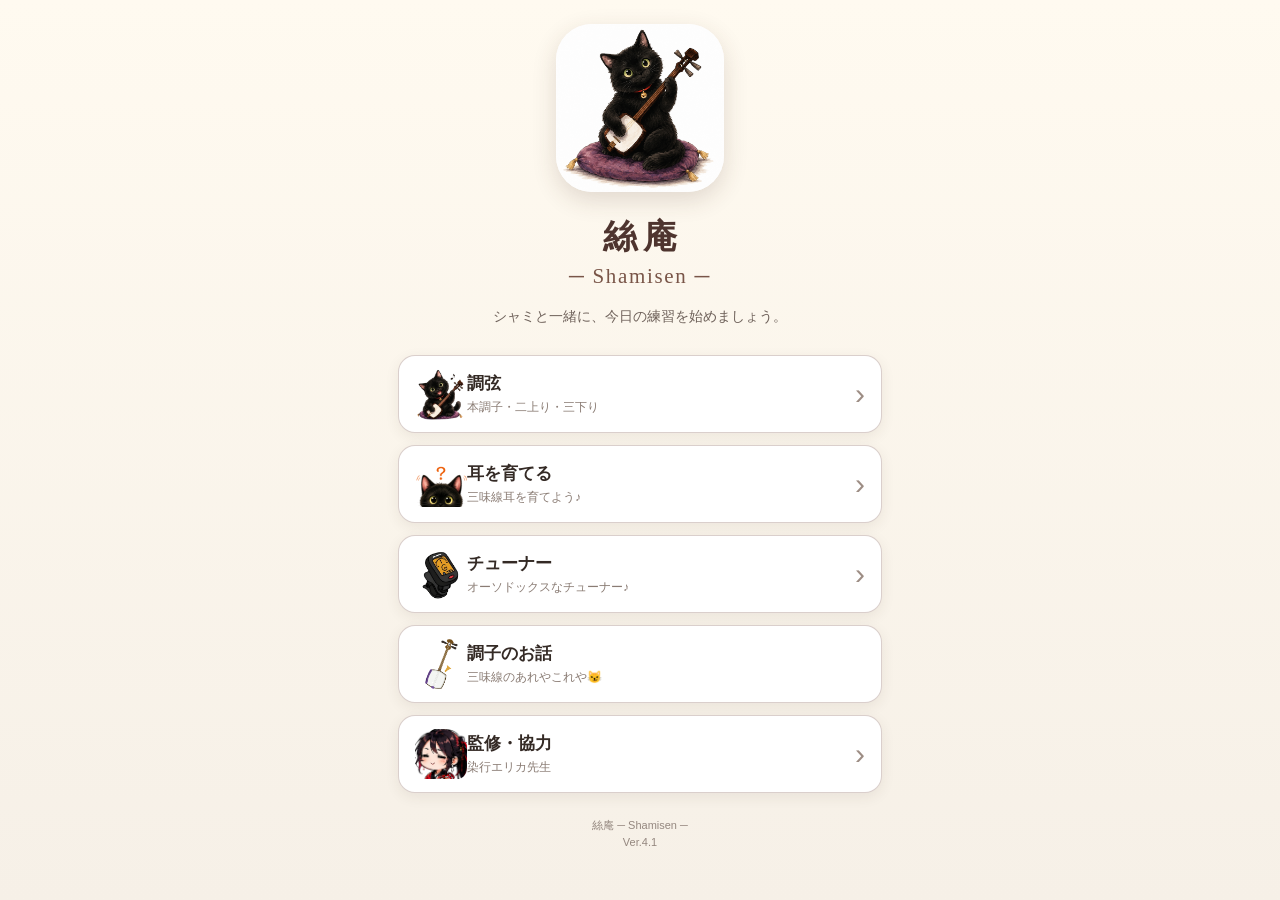
<file: index.html>
<!DOCTYPE html>
<html lang="ja">
<head>
  <meta charset="UTF-8">
  <meta name="viewport" content="width=device-width, initial-scale=1, viewport-fit=cover">
  <meta name="theme-color" content="#795548">

  <title>絲庵 ─ Shamisen ─</title>

  <link rel="manifest" href="./manifest.webmanifest">
  <link rel="icon" href="./images/icons/icon-192.png" sizes="192x192">
  <link rel="apple-touch-icon" href="./images/icons/icon-192.png">
  <link rel="stylesheet" href="./style.css?v=413">
</head>

<body class="home-body">
  <main class="home-app">

    <header class="home-header">
      <img
        class="home-character"
        src="./images/home/shami-home.png"
        alt="三味線を持つ黒猫のシャミ"
        width="168"
        height="168"
      >

      <p class="brand-name">絲庵</p>
      <h1 class="home-title">─ Shamisen ─</h1>

      <p class="home-message">
        シャミと一緒に、今日の練習を始めましょう。
      </p>
    </header>

    <nav class="home-menu" aria-label="練習メニュー">

      <!-- 調弦 -->
      <a class="menu-button active-menu audio-route" href="./tuning.html" data-app-route="./tuning.html">
        <img
          class="menu-image"
          src="./images/home/icon-tuning.png"
          alt=""
        >

        <span class="menu-text">
          <strong>調弦</strong>
          <small>本調子・二上り・三下り</small>
        </span>

        <span class="menu-arrow" aria-hidden="true">›</span>
      </a>

      <!-- 耳を育てる -->
      <a class="menu-button active-menu audio-route" href="./mimi-game/index.html" data-app-route="./mimi-game/index.html">
        <img
          class="menu-image"
          src="./images/home/icon-ear.png"
          alt=""
        >

        <span class="menu-text">
          <strong>耳を育てる</strong>
          <small>三味線耳を育てよう♪</small>
        </span>

        <span class="menu-arrow" aria-hidden="true">›</span>
      </a>

      <!-- チューナー -->
      <a class="menu-button active-menu" href="./tuner/index.html">
        <img
          class="menu-image"
          src="./images/home/tyu.png"
          alt=""
        >

        <span class="menu-text">
          <strong>チューナー</strong>
          <small>オーソドックスなチューナー♪</small>
        </span>

        <span class="menu-arrow" aria-hidden="true">›</span>
      </a>

      <!-- 調子のお話 -->
      
      <a class="menu-button active-menu" href="./yomoyama/index.html">
        <img
          class="menu-image"
          src="./images/home/syamisen.png"
          alt=""
        >

        <span class="menu-text">
          <strong>調子のお話</strong>
          <small>三味線のあれやこれや😼</small>
        </span>
      </a>

      <!-- 監修・協力 -->
      <a class="menu-button active-menu" href="./erika/index.html">
        <img
          class="menu-image"
          src="./images/home/icon-erika.png"
          alt=""
        >

        <span class="menu-text">
          <strong> 監修・協力</strong>
          <small> 染行エリカ先生</small>
        </span>

        <span class="menu-arrow" aria-hidden="true">›</span>
      </a>

    </nav>

    <button
      type="button"
      class="install-button"
      id="installButton"
      hidden
    >
      ホーム画面にインストール
    </button>

    <footer class="home-footer">
      <p>絲庵 ─ Shamisen ─</p>
      <p>Ver.4.1</p>
    </footer>

  </main>

  <section id="appFrameLayer" class="app-frame-layer" hidden aria-label="絲庵 アプリ画面">
    <iframe
      id="appFrame"
      class="app-frame"
      title="絲庵 アプリ画面"
      allow="microphone; autoplay"
    ></iframe>
  </section>

  <script src="./tuning-data.js?v=410"></script>
  <script src="./sound-segments.js?v=410"></script>
  <script src="./audio-engine.js?v=411"></script>
  <script src="./home.js?v=410" defer></script>
</body>
</html>
</file>
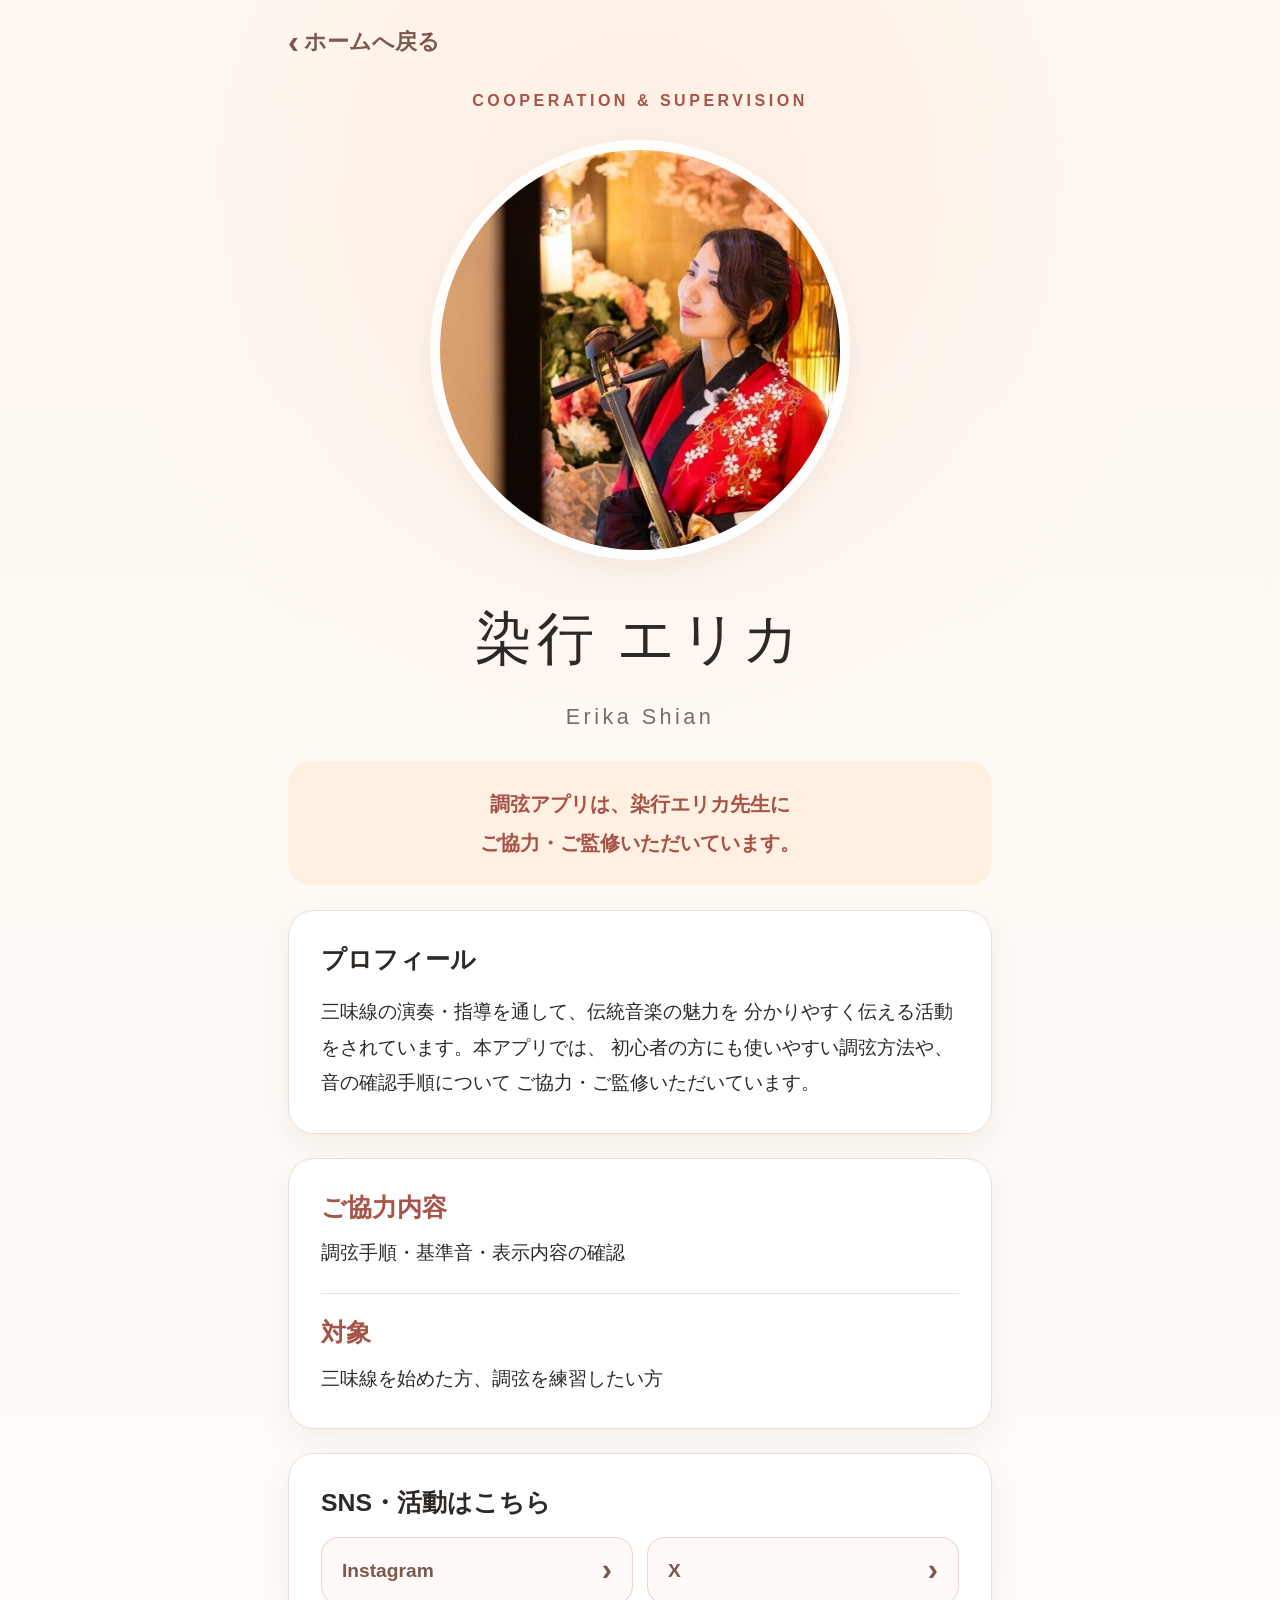
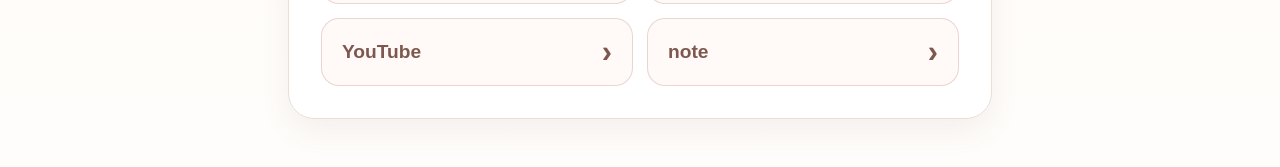
<file: erika/index.html>
<!DOCTYPE html>
<html lang="ja">
<head>
  <meta charset="UTF-8">
  <meta name="viewport" content="width=device-width, initial-scale=1, viewport-fit=cover">
  <meta name="theme-color" content="#7d584e">
  <title>染行エリカ先生｜絲庵 Shamisen</title>
  <link rel="stylesheet" href="./style.css?v=2">
</head>
<body>
  <main class="page-shell">
    <a class="back-link" href="../index.html" aria-label="ホームへ戻る">
      <span aria-hidden="true">‹</span>
      <span>ホームへ戻る</span>
    </a>

    <section class="hero" aria-labelledby="profile-title">
      <p class="eyebrow">COOPERATION &amp; SUPERVISION</p>

      <div class="profile-photo-frame">
        <img
          src="./Image/erika-profile.jpg"
          alt="三味線を持つ染行エリカ先生"
          class="profile-photo"
        >
      </div>

      <h1 id="profile-title">染行 エリカ</h1>
      <p class="roman-name">Erika Shian</p>

      <div class="supervision-note">
        調弦アプリは、染行エリカ先生に<br>
        ご協力・ご監修いただいています。
      </div>
    </section>

    <section class="card">
      <h2>プロフィール</h2>
      <p>
        三味線の演奏・指導を通して、伝統音楽の魅力を
        分かりやすく伝える活動をされています。本アプリでは、
        初心者の方にも使いやすい調弦方法や、音の確認手順について
        ご協力・ご監修いただいています。
      </p>
    </section>

    <section class="card detail-card">
      <div class="detail-block">
        <h2>ご協力内容</h2>
        <p>調弦手順・基準音・表示内容の確認</p>
      </div>

      <div class="divider" aria-hidden="true"></div>

      <div class="detail-block">
        <h2>対象</h2>
        <p>三味線を始めた方、調弦を練習したい方</p>
      </div>
    </section>

    <section class="card social-card" aria-labelledby="social-title">
      <h2 id="social-title">SNS・活動はこちら</h2>

      <nav class="social-links" aria-label="染行エリカ先生のSNS">
        <a href="https://www.instagram.com/erika__cyan" target="_blank" rel="noopener noreferrer">
          <span>Instagram</span><span aria-hidden="true">›</span>
        </a>

        <a href="https://x.com/sr9_erika" target="_blank" rel="noopener noreferrer">
          <span>X</span><span aria-hidden="true">›</span>
        </a>

        <a href="https://www.youtube.com/channel/UCWfh55ShNofYLOTOc7iSkBg" target="_blank" rel="noopener noreferrer">
          <span>YouTube</span><span aria-hidden="true">›</span>
        </a>

        <a href="https://note.com/cyan_erika310/n/n99d9b65c9193" target="_blank" rel="noopener noreferrer">
          <span>note</span><span aria-hidden="true">›</span>
        </a>
      </nav>
    </section>
  </main>
</body>
</html>
</file>
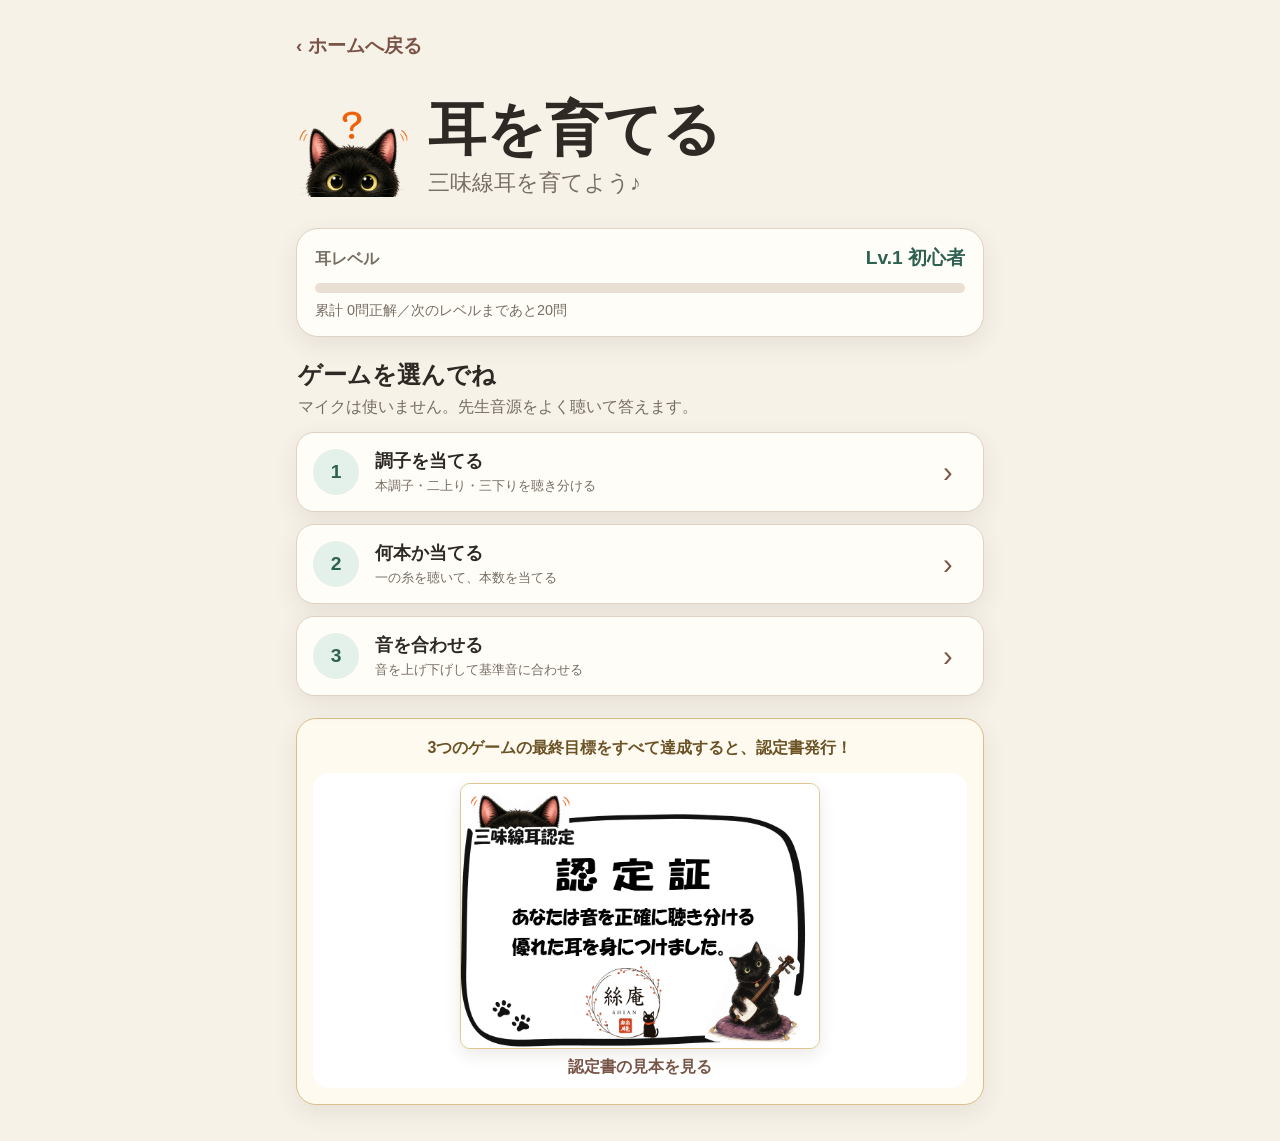
<file: mimi-game/index.html>
<!doctype html>
<html lang="ja">
<head>
  <meta charset="utf-8">
  <meta name="viewport" content="width=device-width,initial-scale=1,viewport-fit=cover">
  <meta name="theme-color" content="#f7f2e8">
  <title>耳を育てる｜絲庵</title>
  <link rel="stylesheet" href="./game.css?v=119">
</head>
<body>
  <main class="app-shell">

    <!-- トップ -->
    <section id="screen-menu" class="screen active" aria-labelledby="menu-title">
      <a class="page-back-link" href="../index.html">‹ ホームへ戻る</a>

      <header class="page-heading">
        <img src="./images/mimi-icon.png" alt="" class="page-icon">
        <div class="page-heading-text">
          <h1 id="menu-title">耳を育てる</h1>
          <p>三味線耳を育てよう♪</p>
        </div>
      </header>

      <section class="ear-level-panel" aria-label="耳レベル">
        <div class="ear-level-main">
          <span>耳レベル</span>
          <strong id="ear-level-label">Lv.1 初心者</strong>
        </div>
        <div class="level-progress" aria-hidden="true">
          <span id="level-progress-fill"></span>
        </div>
        <p id="level-progress-text">累計 0問正解</p>
      </section>

      <div id="certification-banner" class="certification-banner hidden">
        <strong>🎉 三味線耳認定！</strong>
        <span>3つのゲームの最終目標を達成しました</span>
        <button type="button" id="open-certificate-top" class="link-button">認定証を見る</button>
      </div>

      <div class="menu-intro">
        <h2>ゲームを選んでね</h2>
        <p>マイクは使いません。先生音源をよく聴いて答えます。</p>
      </div>

      <div class="game-menu">
        <button type="button" class="game-card" data-action="open-tuning-select">
          <span class="game-card-number">1</span>
          <span class="game-card-body">
            <strong>調子を当てる</strong>
            <small>本調子・二上り・三下りを聴き分ける</small>
          </span>
          <span class="arrow" aria-hidden="true">›</span>
        </button>

        <button type="button" class="game-card" data-action="open-count-select">
          <span class="game-card-number">2</span>
          <span class="game-card-body">
            <strong>何本か当てる</strong>
            <small>一の糸を聴いて、本数を当てる</small>
          </span>
          <span class="arrow" aria-hidden="true">›</span>
        </button>

        <button type="button" class="game-card" data-action="open-match-select">
          <span class="game-card-number">3</span>
          <span class="game-card-body">
            <strong>音を合わせる</strong>
            <small>音を上げ下げして基準音に合わせる</small>
          </span>
          <span class="arrow" aria-hidden="true">›</span>
        </button>
      </div>

      <section class="certificate-teaser" aria-labelledby="certificate-teaser-title">
        <p id="certificate-teaser-title" class="certificate-teaser-label">
          3つのゲームの最終目標をすべて達成すると、認定書発行！
        </p>

        <button type="button" id="open-certificate-preview" class="certificate-thumb-button">
          <img
            src="./images/certificate.png"
            alt="三味線耳認定証の見本"
            class="certificate-thumb"
          >
          <span>認定書の見本を見る</span>
        </button>
      </section>
    </section>

    <!-- ① 調子 難易度 -->
    <section id="screen-tuning-select" class="screen">
      <button type="button" class="back-button" data-action="menu">‹ ゲーム選択へ</button>
      <div class="hero compact">
        <img src="./images/shami_listening.png" alt="" class="hero-shami">
        <div>
          <h2>① 調子を当てる</h2>
          <p>本数は問題にしません。画面に表示します。</p>
        </div>
      </div>

      <div class="difficulty-grid">
        <button type="button" class="difficulty-card" data-start-tuning="easy">
          <strong>簡単</strong>
          <span>6本固定・繰り返し再生</span>
        </button>
        <button type="button" class="difficulty-card" data-start-tuning="normal">
          <strong>普通</strong>
          <span>1〜8本・繰り返し再生</span>
        </button>
        <button type="button" class="difficulty-card" data-start-tuning="hard">
          <strong>難しい</strong>
          <span>1〜12本・自分で再生</span>
        </button>
      </div>
    </section>

    <!-- ① 調子ゲーム -->
    <section id="screen-tuning-game" class="screen">
      <div class="top-row">
        <button type="button" class="back-button" data-action="open-tuning-select">‹ 難易度選択へ</button>
        <span id="tuning-difficulty-badge" class="badge">簡単</span>
      </div>

      <div class="stats">
        <div><span>問題</span><strong id="tuning-question">1 / 10</strong></div>
        <div><span>正解</span><strong id="tuning-score">0</strong></div>
        <div><span>連続</span><strong id="tuning-streak">0</strong></div>
      </div>

      <article class="quiz-panel">
        <img id="tuning-shami" src="./images/shami_listening.png" alt="" class="quiz-shami">
        <h2>この調子はどれ？</h2>
        <p id="tuning-message" class="message" aria-live="polite">音を聴いて答えてね。</p>

        <div id="tuning-hon-display" class="hon-display">6本</div>

        <button type="button" id="play-tuning" class="primary-button">♪ 三本の糸を聴く</button>

        <div class="answer-grid three tuning-answer-grid">
          <button type="button" class="answer-button" data-tuning-answer="hon">本調子</button>
          <button type="button" class="answer-button" data-tuning-answer="niage">二上り</button>
          <button type="button" class="answer-button" data-tuning-answer="sansage">三下り</button>
        </div>

        <button type="button" id="next-tuning" class="primary-button hidden">次の問題へ</button>
      </article>
    </section>

    <!-- ② 本数 難易度 -->
    <section id="screen-count-select" class="screen">
      <button type="button" class="back-button" data-action="menu">‹ ゲーム選択へ</button>

      <div class="hero compact">
        <img src="./images/shami_listening.png" alt="" class="hero-shami">
        <div>
          <h2>② 何本か当てる</h2>
          <p>一の糸の高さを覚えよう。</p>
        </div>
      </div>

      <div class="difficulty-grid">
        <button type="button" class="difficulty-card" data-start-count="easy">
          <strong>簡単</strong>
          <span>ランダム3音</span>
        </button>
        <button type="button" class="difficulty-card" data-start-count="normal">
          <strong>普通</strong>
          <span>ランダム5音</span>
        </button>
        <button type="button" class="difficulty-card" data-start-count="hard">
          <strong>難しい</strong>
          <span>連続した3音</span>
        </button>
      </div>

      <div id="count-unlock-area" class="unlock-area">
        <button type="button" id="count-master-button" class="unlock-button hidden" data-start-count="master">
          👑 達人に挑戦
          <small>連続した4音</small>
        </button>
<p id="count-lock-note" class="lock-note">難しいをクリアすると、達人への道が開きます。</p>

        <button type="button" class="review-link" id="open-review-modal">
          ♪ おさらい
          <small>1本〜12本の音を確認する</small>
        </button>
      </div>
    </section>

    <!-- ② 本数ゲーム -->
    <section id="screen-count-game" class="screen">
      <div class="top-row">
        <button type="button" class="back-button" data-action="open-count-select">‹ 難易度選択へ</button>
        <span id="count-difficulty-badge" class="badge">簡単</span>
      </div>

      <div class="stats">
        <div><span>問題</span><strong id="count-question">1 / 10</strong></div>
        <div><span>正解</span><strong id="count-score">0</strong></div>
        <div><span>連続</span><strong id="count-streak">0</strong></div>
      </div>

      <article class="quiz-panel">
        <img id="count-shami" src="./images/shami_listening.png" alt="" class="quiz-shami">
        <h2 id="count-prompt">○本は、どれ？</h2>
        <p id="count-message" class="message" aria-live="polite">音を順番に聴いて答えてね。</p>

        <button type="button" id="play-count-sequence" class="primary-button">♪ もう一度聴く</button>

        <div id="count-sound-labels" class="sound-labels" aria-label="問題音"></div>

        <div id="count-answer-buttons" class="count-answer-buttons" aria-label="回答"></div>

        <section id="count-hint" class="count-hint hidden" aria-label="本数の音のヒント">
          <div class="count-hint-title">ヒント</div>
          <p class="count-hint-note">問題の本数の鍵盤を色で示しています。</p>
          <div id="count-hint-keyboard" class="count-hint-keyboard" aria-hidden="true"></div>
        </section>

        <button type="button" id="play-count-answer" class="secondary-button hidden" hidden>♪ 正解の音だけを聴く</button>
        <button type="button" id="next-count" class="primary-button hidden">次の問題へ</button>
      </article>
    </section>

    <!-- ③ 音合わせ 難易度 -->
    <section id="screen-match-select" class="screen">
      <button type="button" class="back-button" data-action="menu">‹ ゲーム選択へ</button>

      <div class="hero compact">
        <img src="./images/shami_ready.png" alt="" class="hero-shami">
        <div>
          <h2>③ 音を合わせる</h2>
          <p>自分の音を上下して、基準音に近づけよう。</p>
        </div>
      </div>

      <div class="difficulty-grid">
        <button type="button" class="difficulty-card cent-experience-card" id="open-cent-experience">
          <strong>半音って、どれくらい違う？</strong>
          <span>100centから7centまで、音の違いを耳で体感してみよう</span>
        </button>

        <button type="button" class="difficulty-card practice-card" data-start-match="practice">
          <strong>練習</strong>
          <span>まずは大まかに合わせる・60秒・合格幅 ±30cent</span>
        </button>
        <button type="button" class="difficulty-card" data-start-match="easy">
          <strong>簡単</strong>
          <span>大きめの音程差・60秒・合格幅 ±20cent</span>
        </button>
        <button type="button" class="difficulty-card" data-start-match="normal">
          <strong>普通</strong>
          <span>中くらいの音程差・40秒・合格幅 ±12cent</span>
        </button>
        <button type="button" class="difficulty-card" data-start-match="hard">
          <strong>難しい</strong>
          <span>小さな音程差・30秒・合格幅 ±7cent</span>
        </button>
      </div>
    </section>

    <!-- ③ cent体験 -->
    <section id="screen-cent-experience" class="screen">
      <button type="button" class="back-button" data-action="open-match-select">‹ 音を合わせるへ戻る</button>

      <div class="hero compact">
        <img src="./images/shami_listening.png" alt="" class="hero-shami">
        <div>
          <h2>半音って、どれくらい違う？</h2>
          <p>音の高さの違いを、まず耳で体感してみよう。</p>
        </div>
      </div>

      <article class="cent-experience-panel">
        <section class="cent-base-section">
          <h3>基準音を聴いてみよう</h3>
          <p id="cent-base-label" class="cent-base-label">現在の基準音：220.0 Hz</p>
          <button type="button" id="play-cent-base" class="secondary-button">♪ 基準音</button>
        </section>

        <section class="cent-choice-section">
          <h3>音の差を選んで聴き比べよう</h3>
          <div id="cent-choice-grid" class="cent-choice-grid">
            <button type="button" class="cent-choice active" data-cent-value="100"><strong>100 cent</strong><span>半音ぶん高い</span></button>
            <button type="button" class="cent-choice" data-cent-value="50"><strong>50 cent</strong><span>半音の半分</span></button>
            <button type="button" class="cent-choice" data-cent-value="30"><strong>30 cent</strong><span>半音の約3割</span></button>
            <button type="button" class="cent-choice" data-cent-value="15"><strong>15 cent</strong><span>ほんの少し高い</span></button>
            <button type="button" class="cent-choice" data-cent-value="7"><strong>7 cent</strong><span>かなり近い</span></button>
          </div>

          <button type="button" id="stop-cent-compare" class="primary-button cent-compare-button">■ 音を止める</button>
          <p id="cent-experience-status" class="cent-experience-status" aria-live="polite">
            100centから順番に押してみよう。押した音の差が自動で繰り返し流れます。
          </p>
        </section>

        <section class="cent-guide-card">
          <p><strong>100cent ＝ 半音</strong></p>
          <p>centは「音がどれくらい高い・低いか」を比べるための単位だよ。</p>
          <p>100 → 50 → 30 → 15 → 7cent と小さくして、どこまで違いが分かるか試してみよう。</p>
        </section>

        <section class="cent-actions">
          <button type="button" id="change-cent-base" class="secondary-button">♪ 音を変える</button>
          <p class="cent-change-note">違う高さの基準音でも聴いてみよう。</p>
          <button type="button" id="start-practice-from-cent" class="primary-button">
            合格幅 ±30centで、挑戦してみよう！
          </button>
        </section>
      </article>
    </section>

    <!-- ③ 音合わせゲーム -->
    <section id="screen-match-game" class="screen">
      <div class="top-row">
        <button type="button" class="back-button" data-action="open-match-select">‹ 難易度選択へ</button>
        <span id="match-difficulty-badge" class="badge">普通</span>
      </div>

      <div class="stats">
        <div><span>問題</span><strong id="match-question">1 / 10</strong></div>
        <div><span>正解</span><strong id="match-score">0</strong></div>
        <div><span>連続</span><strong id="match-streak">0</strong></div>
      </div>

      <article class="quiz-panel">
        <div class="timer-wrap">
          <span>残り</span>
          <strong id="match-timer">20</strong>
          <span>秒</span>
        </div>
        <div class="timer-bar"><span id="match-timer-fill"></span></div>

        <img id="match-shami" src="./images/shami_listening.png" alt="" class="quiz-shami">
        <h2>基準音に合わせよう</h2>
        <p id="match-message" class="message" aria-live="polite">二つの音を聴き比べてね。</p>

        <div id="match-hz-result" class="match-hz-result hidden" aria-live="polite">
          <div>
            <span>基準音</span>
            <strong id="match-target-hz">-- Hz</strong>
          </div>
          <div>
            <span>あなたの音</span>
            <strong id="match-player-hz">-- Hz</strong>
          </div>
          <div class="match-cent-result">
            <span>音の差</span>
            <strong id="match-cent-diff">-- cent</strong>
          </div>
          <p id="match-pass-note" class="match-pass-note"></p>
        </div>

        <div class="sound-buttons">
          <button type="button" id="play-match-target" class="secondary-button">♪ 基準音</button>
          <button type="button" id="play-match-player" class="secondary-button">♪ 自分の音</button>
          <button type="button" id="play-match-compare" class="primary-button">♪ 聴き比べる</button>
        </div>

        <div class="pitch-controls">
          <button type="button" data-shift="-20">大きく下げる</button>
          <div class="pitch-row">
            <button type="button" data-shift="-5">少し下げる</button>
            <button type="button" data-shift="5">少し上げる</button>
          </div>
          <button type="button" data-shift="20">大きく上げる</button>
        </div>

        <button type="button" id="submit-match" class="confirm-button">この音で確定</button>
        <button type="button" id="next-match" class="primary-button hidden">次の問題へ</button>
      </article>
    </section>

    <!-- 結果 -->
    <section id="screen-result" class="screen">
      <article class="result-panel">
        <img id="result-shami" src="./images/shami_finish.png" alt="" class="result-shami">
        <h2>ゲーム終了！</h2>
        <p id="result-course" class="badge large"></p>

        <div class="result-score">
          <span>正解数</span>
          <strong id="result-score">0 / 10</strong>
        </div>
        <div class="result-score secondary">
          <span>最高連続正解</span>
          <strong id="result-best-streak">0問</strong>
        </div>

        <p id="result-message" class="result-message"></p>

        <div id="unlock-message" class="unlock-message hidden"></div>

        <div id="result-certification" class="certification-banner hidden">
          <strong>🎉 三味線耳認定！</strong>
          <button type="button" id="open-certificate-result" class="link-button">認定証を見る</button>
        </div>

        <div class="result-actions">
          <button type="button" id="replay-button" class="primary-button">もう一度遊ぶ</button>
          <button type="button" data-action="menu" class="secondary-button">ゲームを選ぶ</button>
          <a class="home-link button-like" href="../index.html">ホームへ戻る</a>
        </div>
      </article>
    </section>

    <!-- 認定証 -->
    <section id="screen-certificate" class="screen">
      <button type="button" class="back-button" data-action="menu">‹ ゲーム選択へ</button>
      <article class="certificate-panel">
        <h2>🎉 三味線耳認定！</h2>
        <img src="./images/certificate.png" alt="三味線耳認定証" class="certificate-image">
        <p>認定おめでとうございます。</p>
        <a class="home-link button-like" href="../index.html">ホームへ戻る</a>
      </article>
    </section>


    <!-- 本数のおさらい モーダル -->
    <div id="review-modal" class="review-modal hidden" role="dialog" aria-modal="true" aria-labelledby="review-modal-title">
      <div class="review-modal-backdrop" data-review-close></div>

      <section class="review-modal-panel">
        <div class="review-modal-head">
          <div>
            <p class="review-eyebrow">② 何本か当てる</p>
            <h2 id="review-modal-title">本数のおさらい</h2>
            <p>三味線の「○本」と、なじみのあるドレミを一緒に確認できます。</p>
          </div>
          <button type="button" class="review-close-button" data-review-close aria-label="閉じる">×</button>
        </div>

        <div class="review-controls">
          <button type="button" id="review-play-all" class="primary-button">
            ♪ 1本から12本まで順番に聴く
          </button>
          <button type="button" id="review-stop" class="secondary-button">
            ■ 停止
          </button>
        </div>

        <p id="review-status" class="review-status" aria-live="polite">
          鍵盤を押すと、その1音を繰り返し再生します。
        </p>

        <div class="review-piano-wrap">
          <div class="review-piano" id="review-piano">
            <button type="button" class="review-key white" data-review-hon="1" style="--white-index:0"><span class="note">A</span><span class="kana">ラ</span><strong>1本</strong></button>
            <button type="button" class="review-key black" data-review-hon="2" style="--black-left:11.8%"><span class="note">A♯</span><span class="kana">ラ♯</span><strong>2本</strong></button>
            <button type="button" class="review-key white" data-review-hon="3" style="--white-index:1"><span class="note">B</span><span class="kana">シ</span><strong>3本</strong></button>
            <button type="button" class="review-key white" data-review-hon="4" style="--white-index:2"><span class="note">C</span><span class="kana">ド</span><strong>4本</strong></button>
            <button type="button" class="review-key black" data-review-hon="5" style="--black-left:40.4%"><span class="note">C♯</span><span class="kana">ド♯</span><strong>5本</strong></button>
            <button type="button" class="review-key white" data-review-hon="6" style="--white-index:3"><span class="note">D</span><span class="kana">レ</span><strong>6本</strong></button>
            <button type="button" class="review-key black" data-review-hon="7" style="--black-left:54.7%"><span class="note">D♯</span><span class="kana">レ♯</span><strong>7本</strong></button>
            <button type="button" class="review-key white" data-review-hon="8" style="--white-index:4"><span class="note">E</span><span class="kana">ミ</span><strong>8本</strong></button>
            <button type="button" class="review-key white" data-review-hon="9" style="--white-index:5"><span class="note">F</span><span class="kana">ファ</span><strong>9本</strong></button>
            <button type="button" class="review-key black" data-review-hon="10" style="--black-left:83.3%"><span class="note">F♯</span><span class="kana">ファ♯</span><strong>10本</strong></button>
            <button type="button" class="review-key white" data-review-hon="11" style="--white-index:6"><span class="note">G</span><span class="kana">ソ</span><strong>11本</strong></button>
            <button type="button" class="review-key black final-black" data-review-hon="12"><span class="note">G♯</span><span class="kana">ソ♯</span><strong>12本</strong></button>
          </div>
        </div>

        <div class="review-number-grid" id="review-number-grid" aria-label="1本から12本の音"></div>

        <button type="button" class="review-bottom-close" data-review-close>閉じる</button>
      </section>
    </div>


    <!-- 認定書プレビュー ポップアップ -->
    <div id="certificate-preview-modal" class="certificate-preview-modal hidden" role="dialog" aria-modal="true" aria-labelledby="certificate-preview-modal-title">
      <div class="certificate-preview-backdrop" data-certificate-preview-close></div>

      <section class="certificate-preview-panel">
        <div class="certificate-preview-head">
          <h2 id="certificate-preview-modal-title">三味線耳認定！</h2>
          <button type="button" class="certificate-preview-close" data-certificate-preview-close aria-label="閉じる">×</button>
        </div>

        <iframe
          id="certificate-preview-frame"
          src="./certificate-preview.html"
          title="三味線耳認定証プレビュー"
          loading="lazy"
        ></iframe>
      </section>
    </div>

  </main>

  <!-- 既存アプリのマスター音源・調弦データを共有 -->
  <script src="../tuning-data.js?v=410"></script>
  <script src="../sound-segments.js?v=410"></script>
  <script src="../audio-engine.js?v=410"></script>
  <script src="./game.js?v=119"></script>
</body>
</html>
</file>
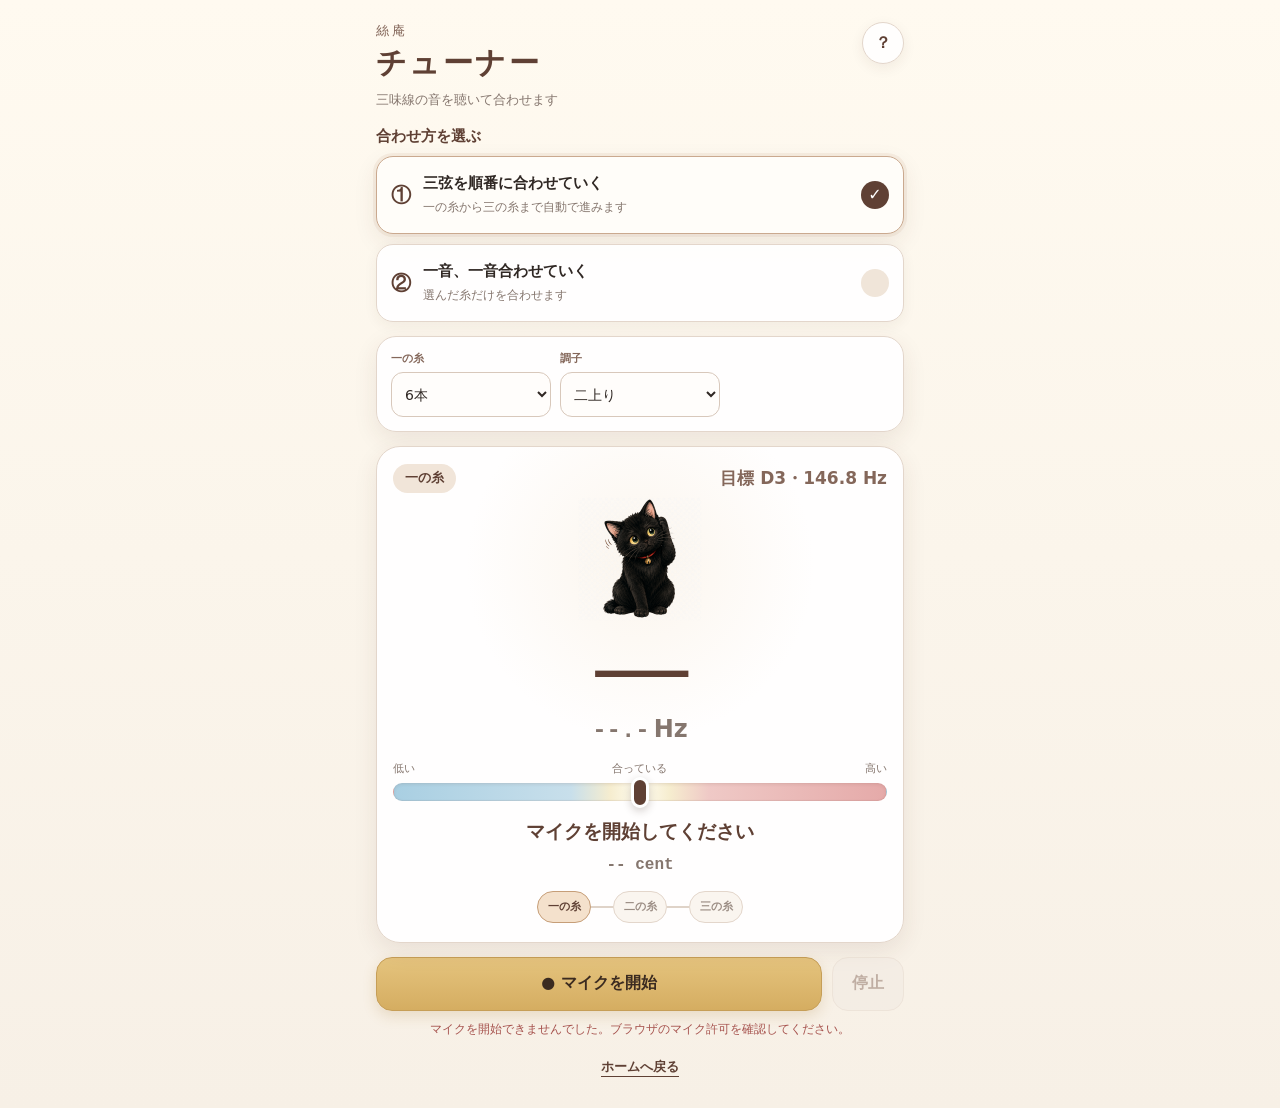
<file: tuner/index.html>
<!DOCTYPE html>
<html lang="ja">
<head>
  <meta charset="UTF-8">
  <meta name="viewport" content="width=device-width, initial-scale=1, viewport-fit=cover">
  <meta name="theme-color" content="#fffaf0">
  <title>チューナー｜絲庵 ─ Shamisen ─</title>
  <link rel="stylesheet" href="./style.css?v=502">
</head>
<body>
  <main class="tuner-app">
    <header class="page-header">
      <div>
        <p class="brand">絲庵</p>
        <h1>チューナー</h1>
        <p class="subtitle">三味線の音を聴いて合わせます</p>
      </div>
      <button id="helpButton" class="help-button" type="button" aria-label="使い方を表示">？</button>
    </header>

    <section class="mode-section" aria-labelledby="modeTitle">
      <h2 id="modeTitle" class="section-title">合わせ方を選ぶ</h2>

      <button class="mode-card active" type="button" data-mode="sequence" aria-pressed="true">
        <span class="mode-number">①</span>
        <span class="mode-copy">
          <strong>三弦を順番に合わせていく</strong>
          <small>一の糸から三の糸まで自動で進みます</small>
        </span>
        <span class="mode-check" aria-hidden="true">✓</span>
      </button>

      <button class="mode-card" type="button" data-mode="single" aria-pressed="false">
        <span class="mode-number">②</span>
        <span class="mode-copy">
          <strong>一音、一音合わせていく</strong>
          <small>選んだ糸だけを合わせます</small>
        </span>
        <span class="mode-check" aria-hidden="true">✓</span>
      </button>
    </section>

    <section class="settings-card" aria-label="調弦設定">
      <label class="field">
        <span>一の糸</span>
        <select id="baseStringSelect">
          <option value="1">1本</option><option value="2">2本</option>
          <option value="3">3本</option><option value="4">4本</option>
          <option value="5">5本</option><option value="6" selected>6本</option>
          <option value="7">7本</option><option value="8">8本</option>
          <option value="9">9本</option><option value="10">10本</option>
          <option value="11">11本</option><option value="12">12本</option>
        </select>
      </label>

      <label class="field">
        <span>調子</span>
        <select id="tuningSelect">
          <option value="hon">本調子</option>
          <option value="niage" selected>二上り</option>
          <option value="sansage">三下り</option>
        </select>
      </label>

      <label class="field" id="stringField">
        <span>合わせる糸</span>
        <select id="stringSelect">
          <option value="1">一の糸</option>
          <option value="2">二の糸</option>
          <option value="3">三の糸</option>
        </select>
      </label>
    </section>

    <section class="tuner-card" aria-live="polite">
      <div class="current-string">
        <span id="stringBadge">一の糸</span>
        <span id="targetText">目標 --・--.- Hz</span>
      </div>

      <div class="character-area">
        <img
          id="shamiImage"
          class="shami-image"
          src="./images/shami-listening.png"
          alt="耳を澄まして音を聴くシャミ"
          width="154"
          height="154"
        >
      </div>

      <div class="note-area">
        <div id="detectedNote" class="note-name">—</div>
        <div class="frequency">
          <span id="frequencyValue">--.-</span>
          <span>Hz</span>
        </div>
      </div>

      <div class="meter" aria-label="音程のずれ">
        <div class="meter-labels" aria-hidden="true">
          <span>低い</span>
          <span>合っている</span>
          <span>高い</span>
        </div>
        <div class="meter-track">
          <div class="meter-center" aria-hidden="true"></div>
          <div id="meterNeedle" class="meter-needle" aria-hidden="true"></div>
        </div>
      </div>

      <p id="guideText" class="guide-text">マイクを開始してください</p>
      <p id="centValue" class="cent-value">-- cent</p>

      <div id="progressPanel" class="progress-panel">
        <span class="progress-step active" data-string="1">一の糸</span>
        <span class="progress-line" aria-hidden="true"></span>
        <span class="progress-step" data-string="2">二の糸</span>
        <span class="progress-line" aria-hidden="true"></span>
        <span class="progress-step" data-string="3">三の糸</span>
      </div>
    </section>

    <section class="controls">
      <button id="startButton" class="start-button" type="button">
        <span aria-hidden="true">●</span>
        マイクを開始
      </button>
      <button id="stopButton" class="stop-button" type="button" disabled>停止</button>
    </section>

    <p id="statusText" class="status-text" role="status"></p>
    <a class="home-link" href="../index.html">ホームへ戻る</a>
  </main>

  <dialog id="helpDialog">
    <div class="dialog-content">
      <h2>チューナーの使い方</h2>
      <ol>
        <li>一の糸の本数と調子を選びます。</li>
        <li>合わせ方を選びます。</li>
        <li>画面を開くとマイクが自動で始まります。表示中の糸を一度ずつ鳴らします。</li>
        <li>糸・本数・調子を変えても、マイクはそのまま測定を続けます。</li>
        <li>青側なら音を上げ、桃色側なら音を下げます。</li>
        <li>±7 cent以内で「ぴったり」、±12 cent以内で「合っています」と表示されます。</li>
        <li>目標と違うオクターブの音は補正せず、合格にしません。</li>
        <li>一音ずつモードは、合否にかかわらず判定時の針・Hz・cent表示を保持します。</li>
        <li>次に糸を鳴らすと、自動で新しい判定に切り替わります。</li>
        <li>順番モードでは、一・二の糸は1秒、三の糸は0.7秒安定すると自動で進みます。</li>
      </ol>
      <p>基準音は再生しません。三味線から出た音だけを測ります。</p>
      <button id="closeHelpButton" class="dialog-close" type="button">閉じる</button>
    </div>
  </dialog>

  <script src="../judgement-config.js?v=412"></script>
  <script src="../tuning-data.js?v=410"></script>
  <script src="./app.js?v=419"></script>
</body>
</html>
</file>
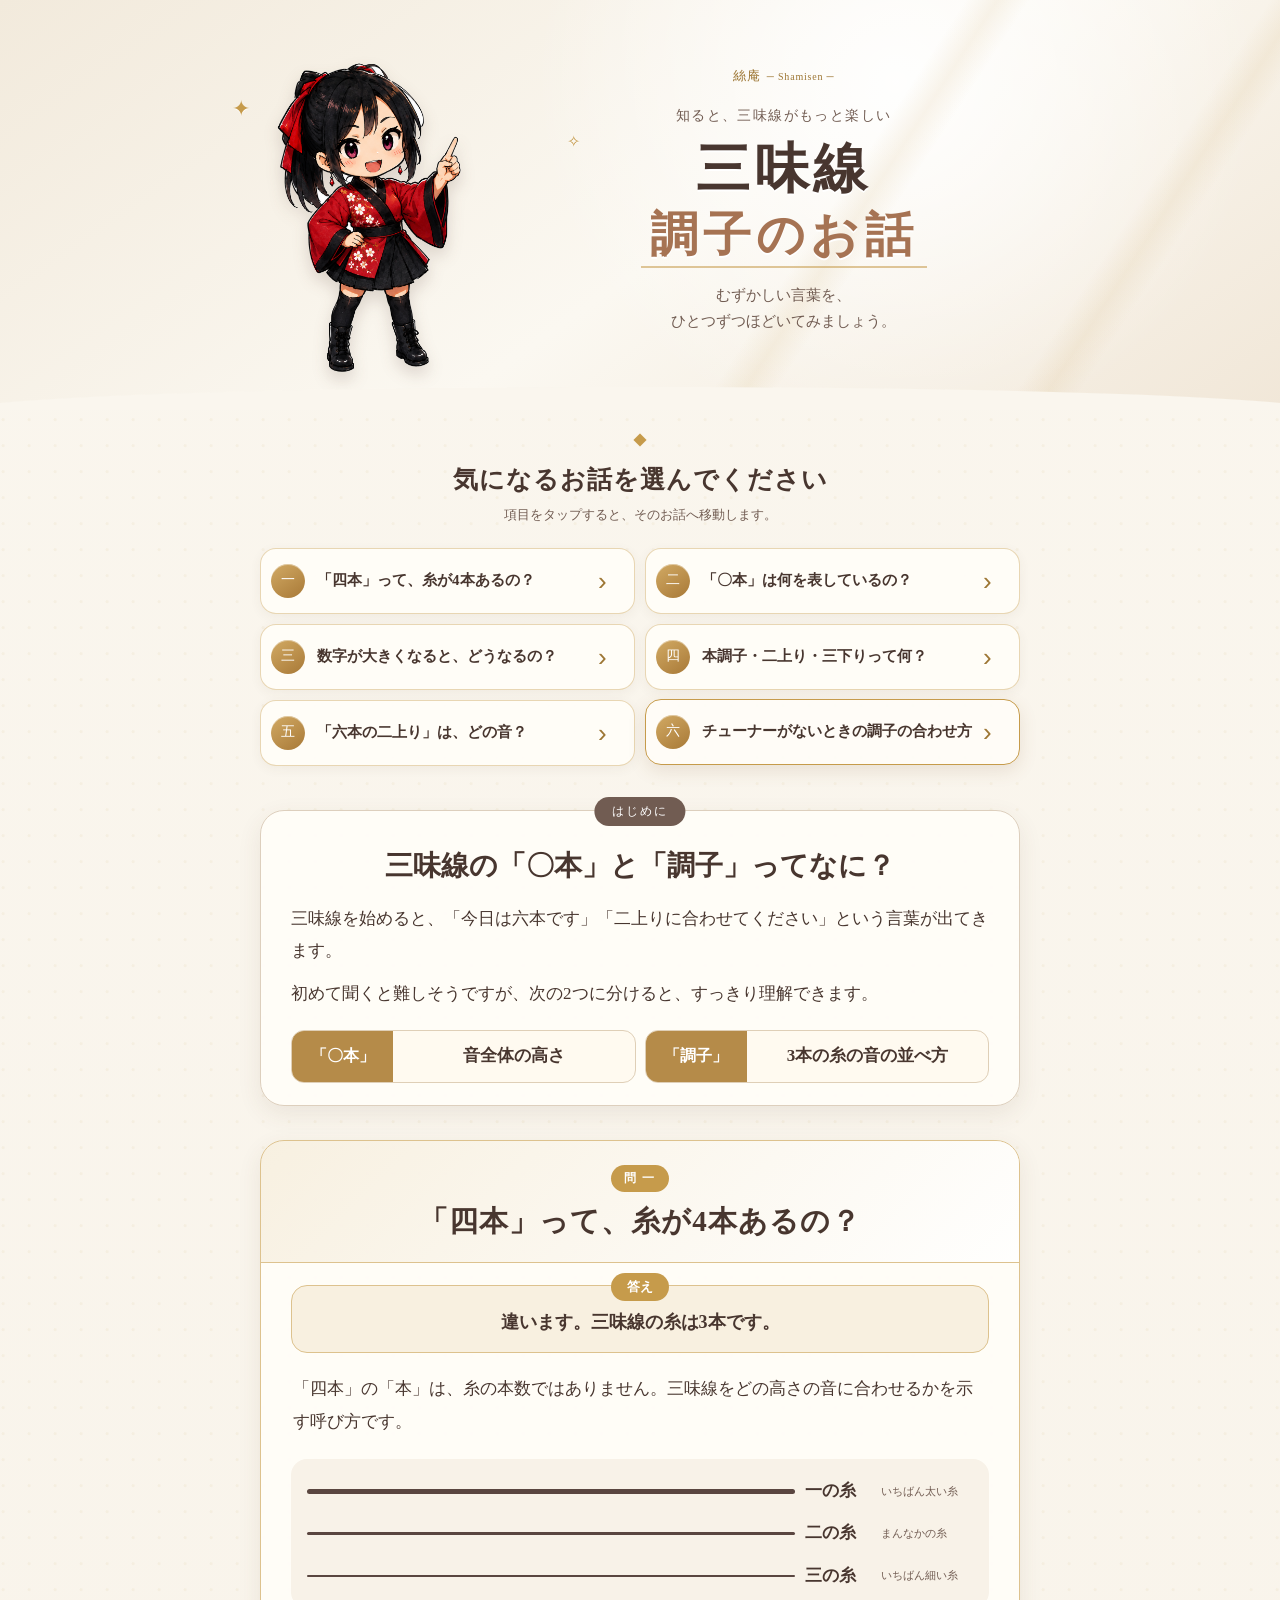
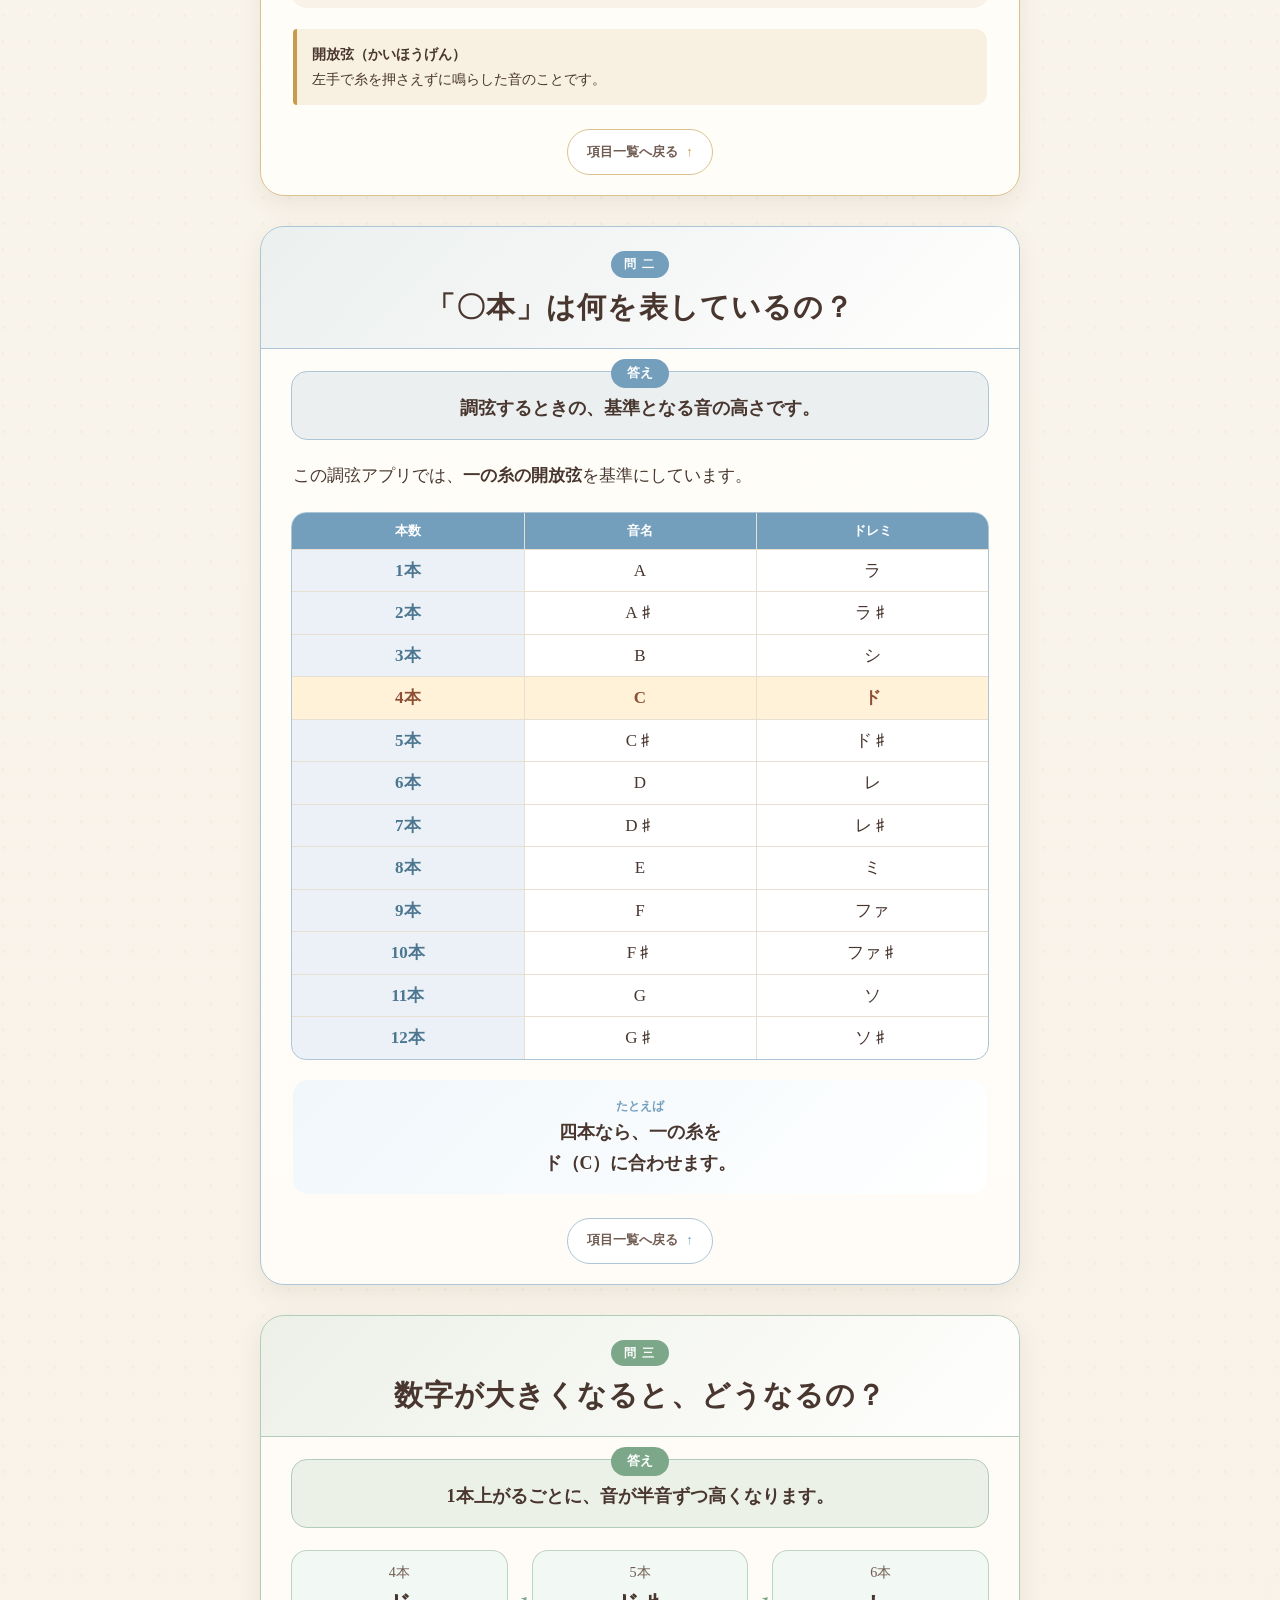
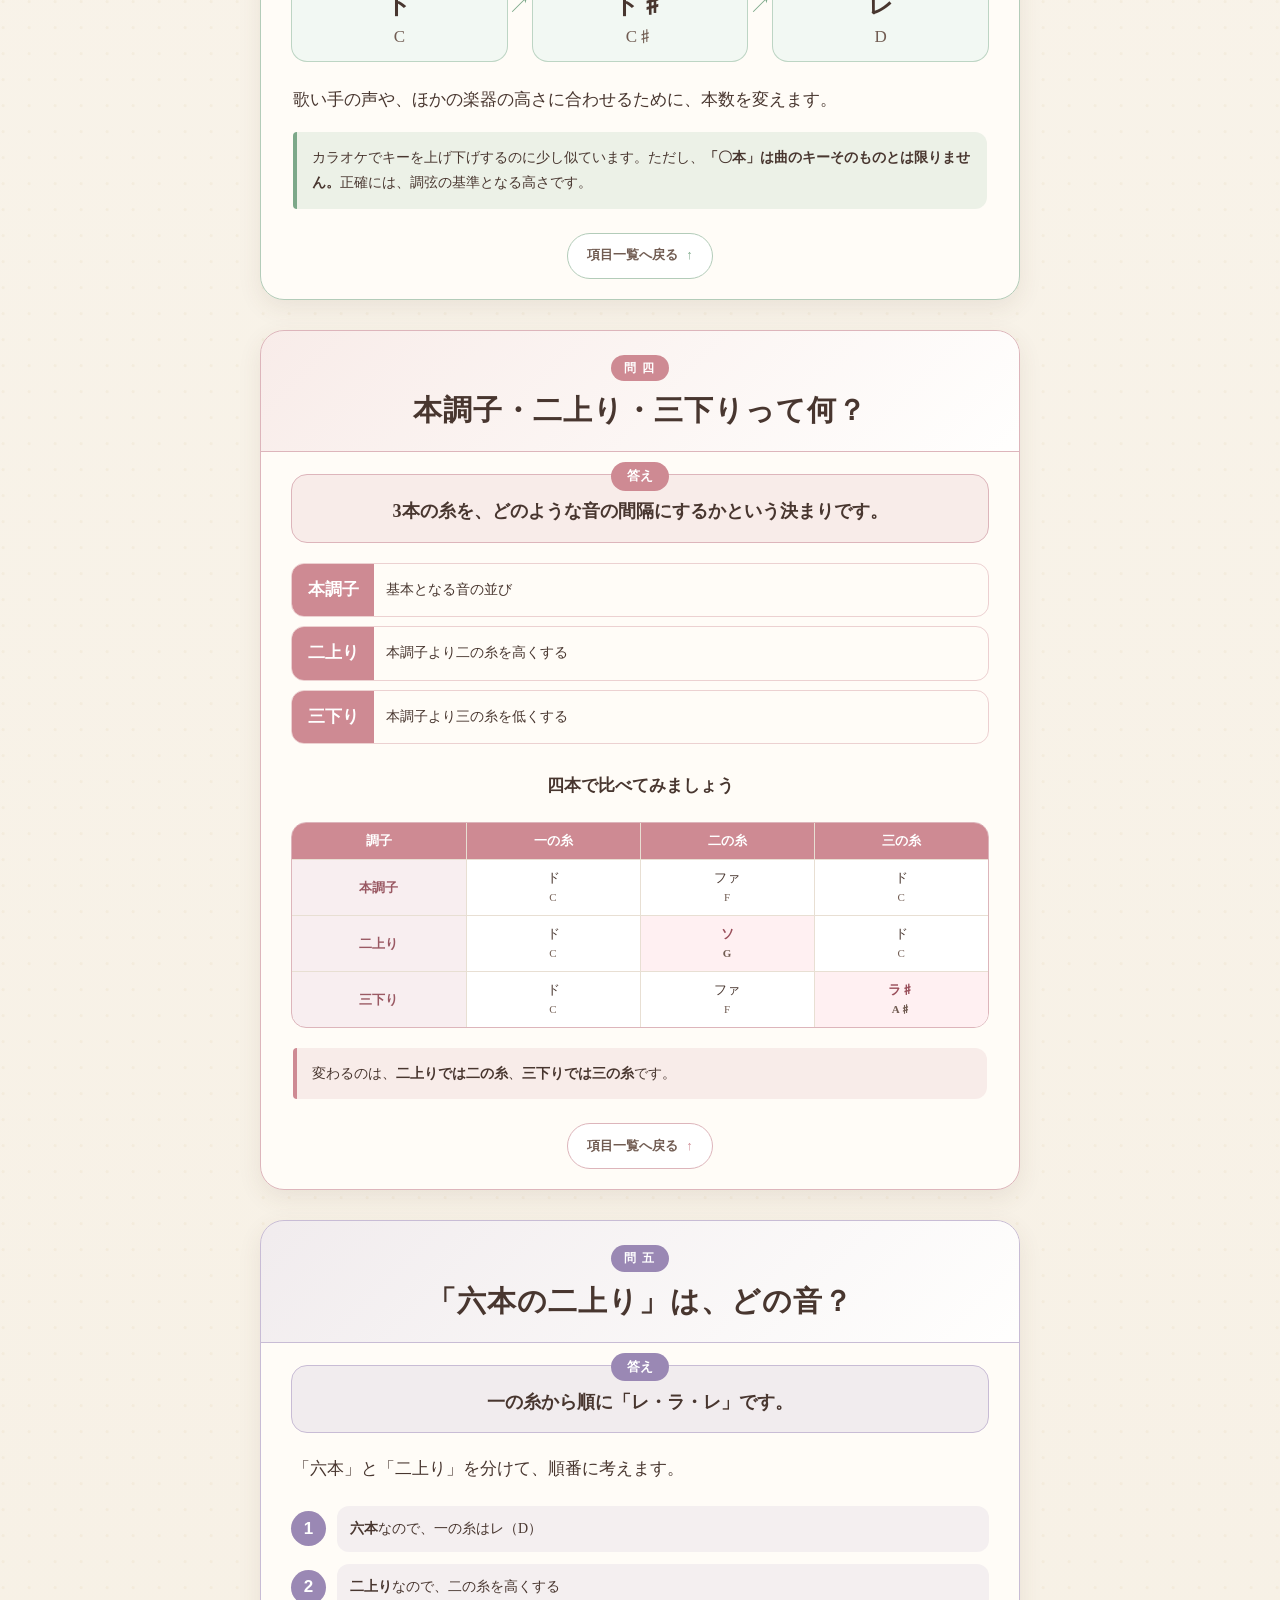
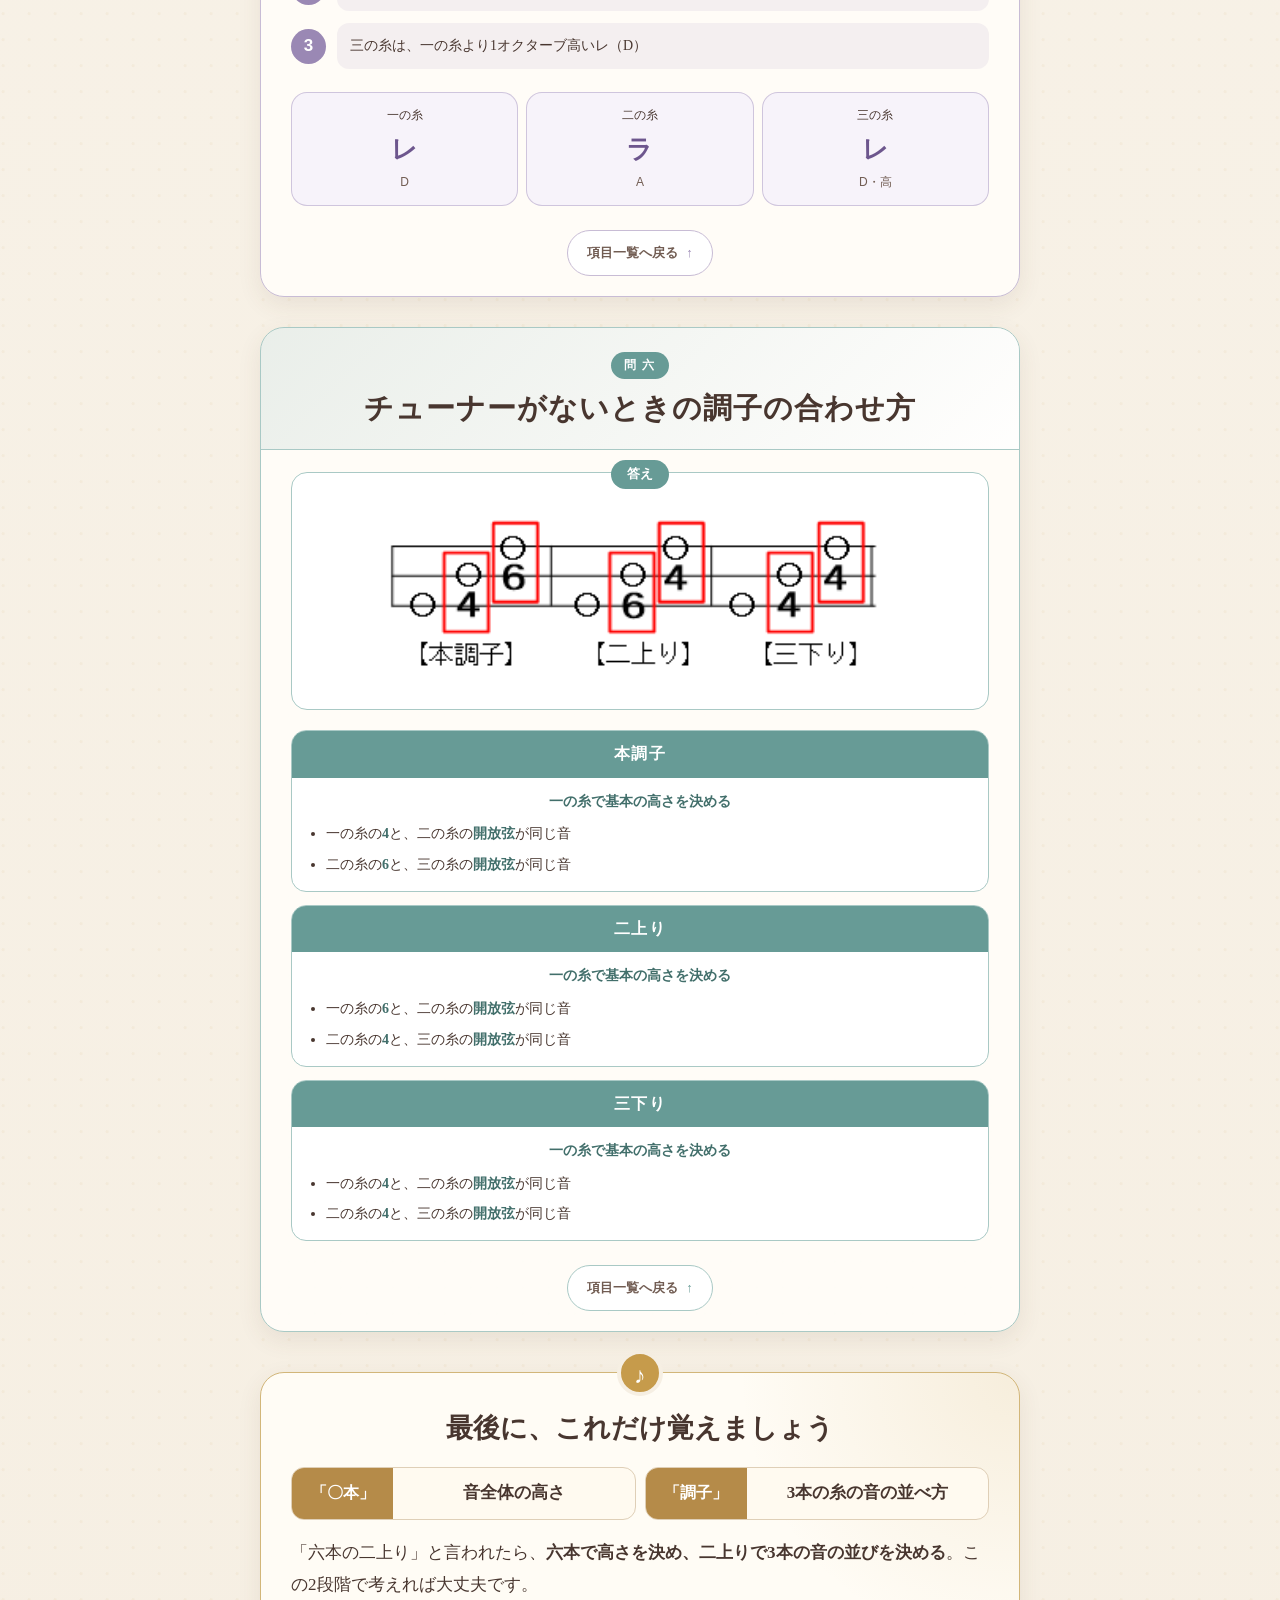
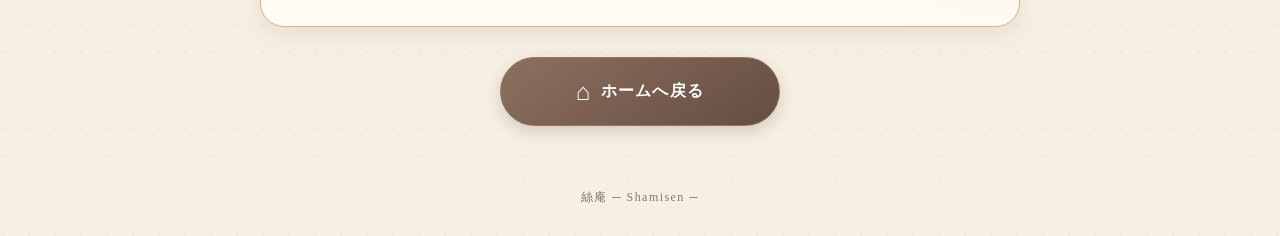
<file: yomoyama/index.html>
<!doctype html>
<html lang="ja">
<head>
  <meta charset="utf-8">
  <meta name="viewport" content="width=device-width, initial-scale=1, viewport-fit=cover">
  <meta name="theme-color" content="#f6efe3">
  <meta name="description" content="三味線の『〇本』と『調子』を、初めての方にもわかりやすく紹介する絲庵の『調子のお話』です。">
  <title>三味線 調子のお話｜絲庵</title>
  <link rel="stylesheet" href="./style.css?v=2">
  <script src="./script.js?v=2" defer></script>
</head>
<body>
  <a class="skip-link" href="#main-content">本文へ移動</a>
  <div class="reading-progress" aria-hidden="true"><span id="reading-progress-bar"></span></div>

  <header class="hero" id="page-top">
    <div class="hero__inner">
      <div class="hero__character-wrap" aria-hidden="true">
        <span class="hero__spark hero__spark--one">✦</span>
        <span class="hero__spark hero__spark--two">✧</span>
        <img class="hero__character" src="./images/eri.png" alt="" width="1254" height="1254">
      </div>

      <div class="hero__copy">
        <p class="hero__brand">絲庵 <span>─ Shamisen ─</span></p>
        <p class="hero__kicker">知ると、三味線がもっと楽しい</p>
        <h1>三味線<br><span>調子のお話</span></h1>
        <p class="hero__lead">むずかしい言葉を、<br>ひとつずつほどいてみましょう。</p>
      </div>
    </div>
    <div class="hero__wave" aria-hidden="true"></div>
  </header>

  <main id="main-content">
    <section class="question-index page-width" aria-labelledby="question-index-title">
      <div class="section-heading">
        <span class="section-heading__ornament" aria-hidden="true">◆</span>
        <h2 id="question-index-title">気になるお話を選んでください</h2>
        <p>項目をタップすると、そのお話へ移動します。</p>
      </div>

      <nav aria-label="調子のお話の項目一覧">
        <ol class="question-list">
          <li>
            <a class="question-link" href="#question-1">
              <span class="question-link__number" aria-hidden="true">一</span>
              <span class="question-link__text">「四本」って、糸が4本あるの？</span>
              <span class="question-link__arrow" aria-hidden="true">›</span>
            </a>
          </li>
          <li>
            <a class="question-link" href="#question-2">
              <span class="question-link__number" aria-hidden="true">二</span>
              <span class="question-link__text">「〇本」は何を表しているの？</span>
              <span class="question-link__arrow" aria-hidden="true">›</span>
            </a>
          </li>
          <li>
            <a class="question-link" href="#question-3">
              <span class="question-link__number" aria-hidden="true">三</span>
              <span class="question-link__text">数字が大きくなると、どうなるの？</span>
              <span class="question-link__arrow" aria-hidden="true">›</span>
            </a>
          </li>
          <li>
            <a class="question-link" href="#question-4">
              <span class="question-link__number" aria-hidden="true">四</span>
              <span class="question-link__text">本調子・二上り・三下りって何？</span>
              <span class="question-link__arrow" aria-hidden="true">›</span>
            </a>
          </li>
          <li>
            <a class="question-link" href="#question-5">
              <span class="question-link__number" aria-hidden="true">五</span>
              <span class="question-link__text">「六本の二上り」は、どの音？</span>
              <span class="question-link__arrow" aria-hidden="true">›</span>
            </a>
          </li>
          <li>
            <a class="question-link" href="#question-6">
              <span class="question-link__number" aria-hidden="true">六</span>
              <span class="question-link__text">チューナーがないときの調子の合わせ方</span>
              <span class="question-link__arrow" aria-hidden="true">›</span>
            </a>
          </li>
        </ol>
      </nav>
    </section>

    <div class="intro page-width">
      <p class="intro__label">はじめに</p>
      <h2>三味線の「〇本」と「調子」ってなに？</h2>
      <p>三味線を始めると、「今日は六本です」「二上りに合わせてください」という言葉が出てきます。</p>
      <p>初めて聞くと難しそうですが、次の2つに分けると、すっきり理解できます。</p>
      <div class="definition-pair">
        <p><strong>「〇本」</strong><span>音全体の高さ</span></p>
        <p><strong>「調子」</strong><span>3本の糸の音の並べ方</span></p>
      </div>
    </div>

    <section class="stories page-width" aria-label="三味線の〇本と調子についての問と答え">
      <article class="story-card story-card--gold" id="question-1" tabindex="-1">
        <header class="story-card__header">
          <p class="story-card__question-number">問 一</p>
          <h2>「四本」って、<br class="sp-only">糸が4本あるの？</h2>
        </header>

        <div class="answer-box">
          <span class="answer-box__label">答え</span>
          <p><strong>違います。三味線の糸は3本です。</strong></p>
        </div>

        <p>「四本」の「本」は、糸の本数ではありません。三味線をどの高さの音に合わせるかを示す呼び方です。</p>

        <div class="string-diagram" aria-label="三味線の3本の糸は、太い方から一の糸、二の糸、三の糸と呼びます">
          <p><span class="string-line string-line--thick" aria-hidden="true"></span><strong>一の糸</strong><small>いちばん太い糸</small></p>
          <p><span class="string-line string-line--middle" aria-hidden="true"></span><strong>二の糸</strong><small>まんなかの糸</small></p>
          <p><span class="string-line string-line--thin" aria-hidden="true"></span><strong>三の糸</strong><small>いちばん細い糸</small></p>
        </div>

        <p class="note-box"><strong>開放弦（かいほうげん）</strong><br>左手で糸を押さえずに鳴らした音のことです。</p>
        <a class="back-to-index" href="#question-index-title">項目一覧へ戻る <span aria-hidden="true">↑</span></a>
      </article>

      <article class="story-card story-card--blue" id="question-2" tabindex="-1">
        <header class="story-card__header">
          <p class="story-card__question-number">問 二</p>
          <h2>「〇本」は何を<br class="sp-only">表しているの？</h2>
        </header>

        <div class="answer-box">
          <span class="answer-box__label">答え</span>
          <p><strong>調弦するときの、基準となる音の高さです。</strong></p>
        </div>

        <p>この調弦アプリでは、<strong>一の糸の開放弦</strong>を基準にしています。</p>

        <div class="table-wrap" role="region" aria-label="本数と音名の対応表" tabindex="0">
          <table>
            <thead>
              <tr>
                <th scope="col">本数</th>
                <th scope="col">音名</th>
                <th scope="col">ドレミ</th>
              </tr>
            </thead>
            <tbody>
              <tr><th scope="row">1本</th><td>A</td><td>ラ</td></tr>
              <tr><th scope="row">2本</th><td>A♯</td><td>ラ♯</td></tr>
              <tr><th scope="row">3本</th><td>B</td><td>シ</td></tr>
              <tr class="table-row--focus"><th scope="row">4本</th><td>C</td><td>ド</td></tr>
              <tr><th scope="row">5本</th><td>C♯</td><td>ド♯</td></tr>
              <tr><th scope="row">6本</th><td>D</td><td>レ</td></tr>
              <tr><th scope="row">7本</th><td>D♯</td><td>レ♯</td></tr>
              <tr><th scope="row">8本</th><td>E</td><td>ミ</td></tr>
              <tr><th scope="row">9本</th><td>F</td><td>ファ</td></tr>
              <tr><th scope="row">10本</th><td>F♯</td><td>ファ♯</td></tr>
              <tr><th scope="row">11本</th><td>G</td><td>ソ</td></tr>
              <tr><th scope="row">12本</th><td>G♯</td><td>ソ♯</td></tr>
            </tbody>
          </table>
        </div>

        <p class="example-box"><span>たとえば</span><strong>四本なら、一の糸を<br>ド（C）に合わせます。</strong></p>
        <a class="back-to-index" href="#question-index-title">項目一覧へ戻る <span aria-hidden="true">↑</span></a>
      </article>

      <article class="story-card story-card--green" id="question-3" tabindex="-1">
        <header class="story-card__header">
          <p class="story-card__question-number">問 三</p>
          <h2>数字が大きくなると、<br class="sp-only">どうなるの？</h2>
        </header>

        <div class="answer-box">
          <span class="answer-box__label">答え</span>
          <p><strong>1本上がるごとに、音が半音ずつ高くなります。</strong></p>
        </div>

        <div class="pitch-steps" aria-label="4本のドから5本のドシャープ、6本のレへ半音ずつ高くなります">
          <div><small>4本</small><strong>ド</strong><span>C</span></div>
          <span class="pitch-steps__arrow" aria-hidden="true">↗</span>
          <div><small>5本</small><strong>ド♯</strong><span>C♯</span></div>
          <span class="pitch-steps__arrow" aria-hidden="true">↗</span>
          <div><small>6本</small><strong>レ</strong><span>D</span></div>
        </div>

        <p>歌い手の声や、ほかの楽器の高さに合わせるために、本数を変えます。</p>
        <p class="note-box">カラオケでキーを上げ下げするのに少し似ています。ただし、<strong>「〇本」は曲のキーそのものとは限りません。</strong>正確には、調弦の基準となる高さです。</p>
        <a class="back-to-index" href="#question-index-title">項目一覧へ戻る <span aria-hidden="true">↑</span></a>
      </article>

      <article class="story-card story-card--pink" id="question-4" tabindex="-1">
        <header class="story-card__header">
          <p class="story-card__question-number">問 四</p>
          <h2>本調子・二上り・<br class="sp-only">三下りって何？</h2>
        </header>

        <div class="answer-box">
          <span class="answer-box__label">答え</span>
          <p><strong>3本の糸を、どのような音の間隔にするかという決まりです。</strong></p>
        </div>

        <dl class="tuning-types">
          <div>
            <dt>本調子</dt>
            <dd>基本となる音の並び</dd>
          </div>
          <div>
            <dt>二上り</dt>
            <dd>本調子より二の糸を高くする</dd>
          </div>
          <div>
            <dt>三下り</dt>
            <dd>本調子より三の糸を低くする</dd>
          </div>
        </dl>

        <h3 class="mini-heading">四本で比べてみましょう</h3>
        <div class="table-wrap table-wrap--tuning" role="region" aria-label="四本における3つの調子の比較表" tabindex="0">
          <table>
            <thead>
              <tr>
                <th scope="col">調子</th>
                <th scope="col">一の糸</th>
                <th scope="col">二の糸</th>
                <th scope="col">三の糸</th>
              </tr>
            </thead>
            <tbody>
              <tr><th scope="row">本調子</th><td>ド<br><small>C</small></td><td>ファ<br><small>F</small></td><td>ド<br><small>C</small></td></tr>
              <tr><th scope="row">二上り</th><td>ド<br><small>C</small></td><td class="cell-change">ソ<br><small>G</small></td><td>ド<br><small>C</small></td></tr>
              <tr><th scope="row">三下り</th><td>ド<br><small>C</small></td><td>ファ<br><small>F</small></td><td class="cell-change">ラ♯<br><small>A♯</small></td></tr>
            </tbody>
          </table>
        </div>

        <p class="note-box">変わるのは、<strong>二上りでは二の糸</strong>、<strong>三下りでは三の糸</strong>です。</p>
        <a class="back-to-index" href="#question-index-title">項目一覧へ戻る <span aria-hidden="true">↑</span></a>
      </article>

      <article class="story-card story-card--violet" id="question-5" tabindex="-1">
        <header class="story-card__header">
          <p class="story-card__question-number">問 五</p>
          <h2>「六本の二上り」は、<br class="sp-only">どの音？</h2>
        </header>

        <div class="answer-box">
          <span class="answer-box__label">答え</span>
          <p><strong>一の糸から順に「レ・ラ・レ」です。</strong></p>
        </div>

        <p>「六本」と「二上り」を分けて、順番に考えます。</p>

        <ol class="thinking-steps">
          <li><span>1</span><p><strong>六本</strong>なので、一の糸はレ（D）</p></li>
          <li><span>2</span><p><strong>二上り</strong>なので、二の糸を高くする</p></li>
          <li><span>3</span><p>三の糸は、一の糸より1オクターブ高いレ（D）</p></li>
        </ol>

        <div class="final-notes" aria-label="六本の二上りは、一の糸がレ、二の糸がラ、三の糸が高いレです">
          <p><small>一の糸</small><strong>レ</strong><span>D</span></p>
          <p><small>二の糸</small><strong>ラ</strong><span>A</span></p>
          <p><small>三の糸</small><strong>レ</strong><span>D・高</span></p>
        </div>

        <a class="back-to-index" href="#question-index-title">項目一覧へ戻る <span aria-hidden="true">↑</span></a>
      </article>

      <article class="story-card story-card--teal" id="question-6" tabindex="-1">
        <header class="story-card__header">
          <p class="story-card__question-number">問 六</p>
          <h2>チューナーがないときの<br class="sp-only">調子の合わせ方</h2>
        </header>

        <div class="answer-box answer-box--image">
          <span class="answer-box__label">答え</span>
          <img
            class="tuning-guide-image"
            src="./images/tuning-without-tuner.png"
            alt="本調子は一の糸の4と二の糸の開放弦、二の糸の6と三の糸の開放弦を合わせます。二上りは一の糸の6と二の糸の開放弦、二の糸の4と三の糸の開放弦を合わせます。三下りは一の糸の4と二の糸の開放弦、二の糸の4と三の糸の開放弦を合わせます。"
            width="329"
            height="128"
          >
        </div>

        <div class="tuning-match-list">
          <section>
            <h3>本調子</h3>
            <p class="tuning-match-list__base">一の糸で基本の高さを決める</p>
            <ul>
              <li>一の糸の<strong>4</strong>と、二の糸の<strong>開放弦</strong>が同じ音</li>
              <li>二の糸の<strong>6</strong>と、三の糸の<strong>開放弦</strong>が同じ音</li>
            </ul>
          </section>

          <section>
            <h3>二上り</h3>
            <p class="tuning-match-list__base">一の糸で基本の高さを決める</p>
            <ul>
              <li>一の糸の<strong>6</strong>と、二の糸の<strong>開放弦</strong>が同じ音</li>
              <li>二の糸の<strong>4</strong>と、三の糸の<strong>開放弦</strong>が同じ音</li>
            </ul>
          </section>

          <section>
            <h3>三下り</h3>
            <p class="tuning-match-list__base">一の糸で基本の高さを決める</p>
            <ul>
              <li>一の糸の<strong>4</strong>と、二の糸の<strong>開放弦</strong>が同じ音</li>
              <li>二の糸の<strong>4</strong>と、三の糸の<strong>開放弦</strong>が同じ音</li>
            </ul>
          </section>
        </div>

        <a class="back-to-index" href="#question-index-title">項目一覧へ戻る <span aria-hidden="true">↑</span></a>
      </article>
    </section>

    <section class="summary page-width" aria-labelledby="summary-title">
      <div class="summary__icon" aria-hidden="true">♪</div>
      <h2 id="summary-title">最後に、これだけ覚えましょう</h2>
      <div class="summary__points">
        <p><strong>「〇本」</strong><span>音全体の高さ</span></p>
        <p><strong>「調子」</strong><span>3本の糸の音の並べ方</span></p>
      </div>
      <p>「六本の二上り」と言われたら、<strong>六本で高さを決め、二上りで3本の音の並びを決める</strong>。この2段階で考えれば大丈夫です。</p>
    </section>

    <div class="home-navigation page-width">
      <a class="home-link" href="../index.html">
        <span aria-hidden="true">⌂</span>
        ホームへ戻る
      </a>
    </div>
  </main>

  <footer>
    <p>絲庵 ─ Shamisen ─</p>
  </footer>

  <a class="floating-top" id="floating-top" href="#page-top" aria-label="ページの先頭へ戻る">↑</a>
</body>
</html>
</file>
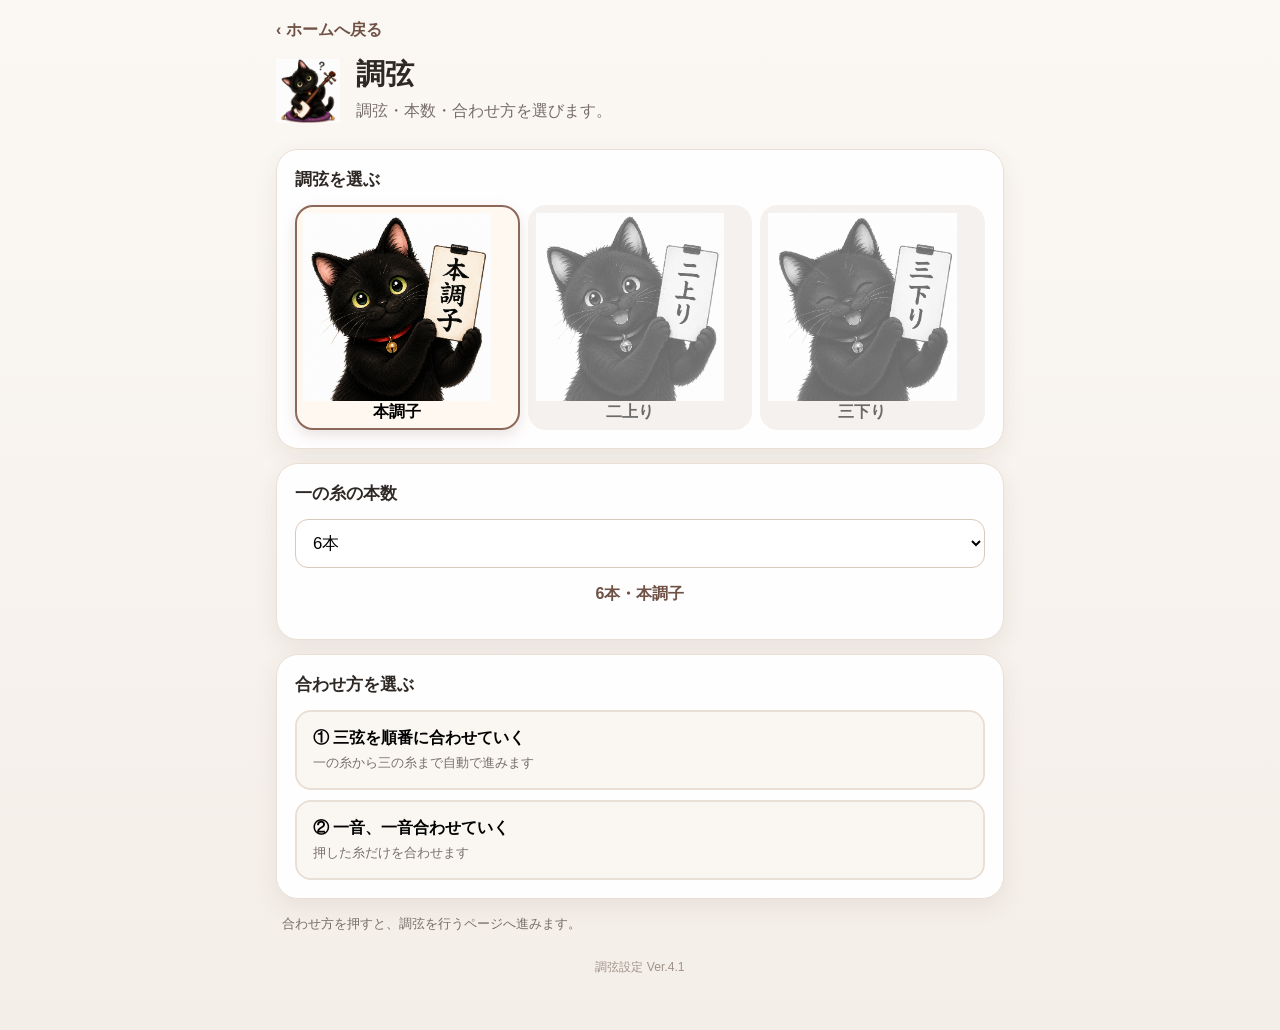
<file: tuning.html>
<!doctype html>
<html lang="ja">
<head>
  <meta charset="utf-8">
  <meta name="viewport" content="width=device-width,initial-scale=1,viewport-fit=cover">
  <meta name="theme-color" content="#6f5145">
  <title>調弦設定｜絲庵 ─ Shamisen ─</title>
  <link rel="manifest" href="./manifest.webmanifest">
  <link rel="icon" href="./images/icons/icon-192.png">
  <link rel="apple-touch-icon" href="./images/icons/icon-192.png">
  <link rel="stylesheet" href="./style.css?v=413">
</head>
<body>
  <main class="app">
    <a class="back-link" href="./index.html">‹ ホームへ戻る</a>

    <header class="page-header">
      <img src="./images/icons/icon-192.png" alt="" width="64" height="64">
      <div>
        <h1>調弦</h1>
        <p>調弦・本数・合わせ方を選びます。</p>
      </div>
    </header>

    <section class="card">
      <h2>調弦を選ぶ</h2>
      <div class="tuning-mode-grid" role="group" aria-label="調弦">
        <button type="button" class="image-choice active" data-tuning="hon" aria-pressed="true">
          <img src="./images/buttons/hon.png" alt=""><span>本調子</span>
        </button>
        <button type="button" class="image-choice" data-tuning="niage" aria-pressed="false">
          <img src="./images/buttons/niage.png" alt=""><span>二上り</span>
        </button>
        <button type="button" class="image-choice" data-tuning="sansage" aria-pressed="false">
          <img src="./images/buttons/sansage.png" alt=""><span>三下り</span>
        </button>
      </div>
    </section>

    <section class="card">
      <h2>一の糸の本数</h2>
      <select id="honCount" aria-label="一の糸の本数">
        <option value="1">1本</option><option value="2">2本</option>
        <option value="3">3本</option><option value="4">4本</option>
        <option value="5">5本</option><option value="6" selected>6本</option>
        <option value="7">7本</option><option value="8">8本</option>
        <option value="9">9本</option><option value="10">10本</option>
        <option value="11">11本</option><option value="12">12本</option>
      </select>
      <p id="settingSummary" class="setting-summary"></p>
    </section>

    <section class="card">
      <h2>合わせ方を選ぶ</h2>
      <div class="practice-grid" role="group" aria-label="合わせ方">
        <button type="button" class="practice-button" data-practice="sequence">
          <strong>① 三弦を順番に合わせていく</strong>
          <small>一の糸から三の糸まで自動で進みます</small>
        </button>
        <button type="button" class="practice-button" data-practice="single">
          <strong>② 一音、一音合わせていく</strong>
          <small>押した糸だけを合わせます</small>
        </button>
      </div>
    </section>

    <p class="note">合わせ方を押すと、調弦を行うページへ進みます。</p>
    <p class="version">調弦設定 Ver.4.1</p>
  </main>

  <script src="./setup.js?v=410" defer></script>
</body>
</html>
</file>
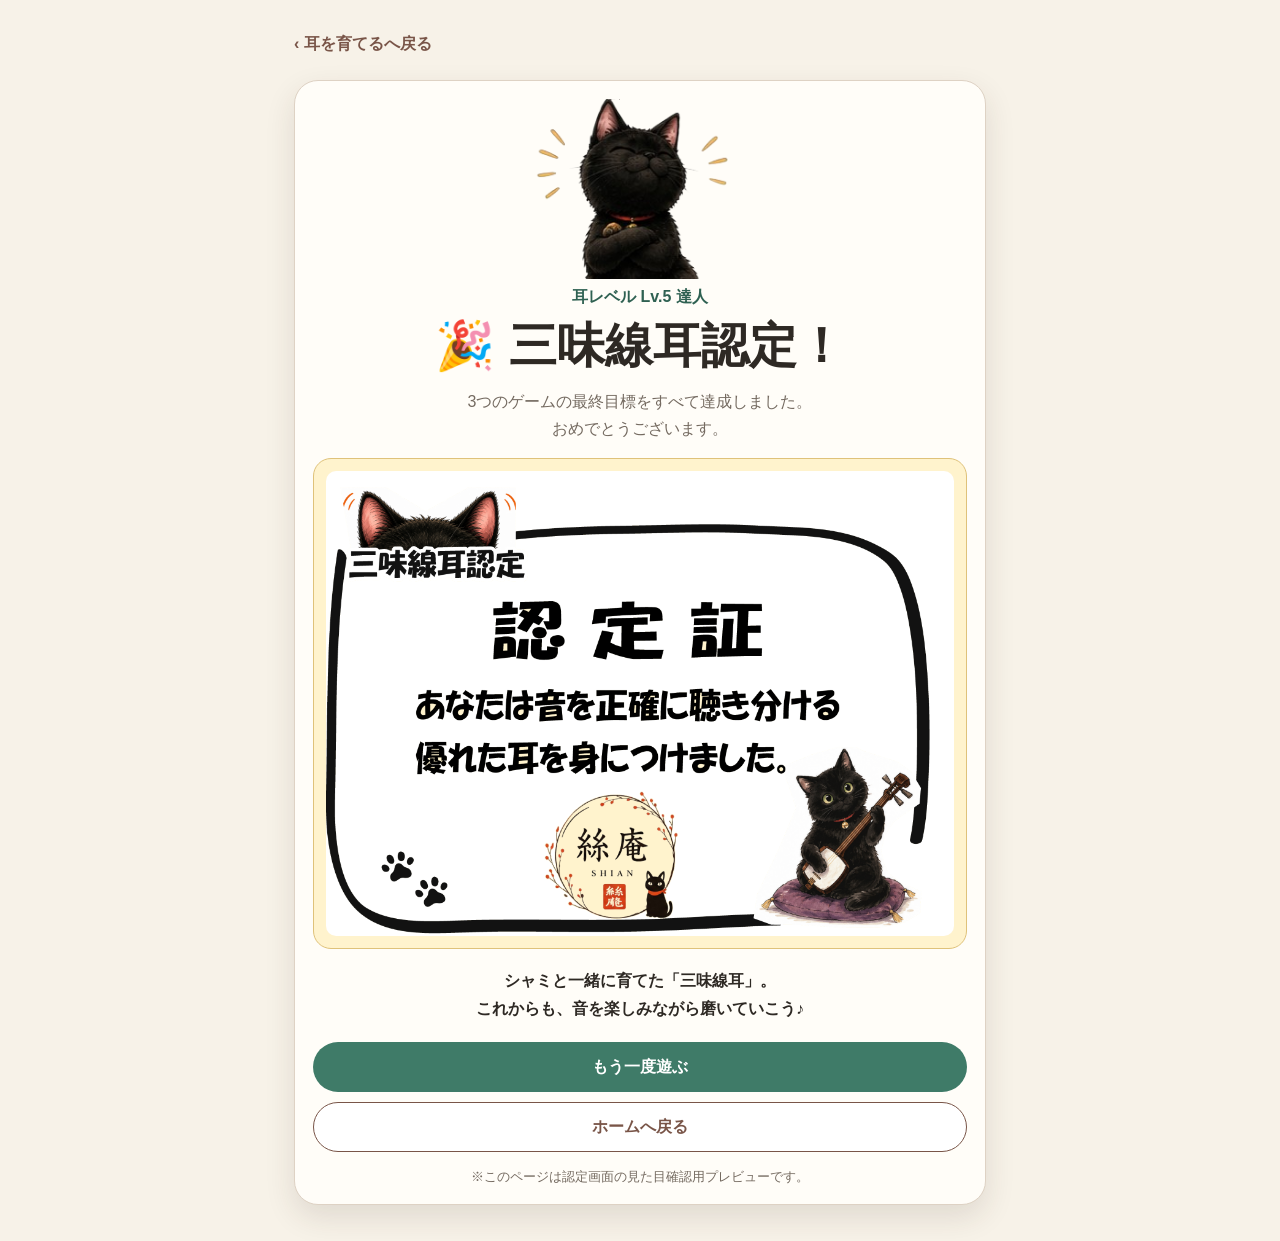
<file: mimi-game/certificate-preview.html>
<!doctype html>
<html lang="ja">
<head>
  <meta charset="utf-8">
  <meta name="viewport" content="width=device-width,initial-scale=1,viewport-fit=cover">
  <meta name="theme-color" content="#f7f2e8">
  <title>三味線耳認定 プレビュー｜絲庵</title>
  <link rel="stylesheet" href="./certificate-preview.css?v=100">
</head>
<body>
  <main class="preview-app">
    <a class="back-link" href="./index.html">‹ 耳を育てるへ戻る</a>

    <section class="preview-card">
      <img class="preview-shami" src="./images/shami_master.png" alt="">
      <p class="eyebrow">耳レベル Lv.5 達人</p>
      <h1>🎉 三味線耳認定！</h1>
      <p class="lead">
        3つのゲームの最終目標をすべて達成しました。<br>
        おめでとうございます。
      </p>

      <figure class="certificate-figure">
        <img src="./images/certificate.png" alt="三味線耳認定証" class="certificate-image">
      </figure>

      <p class="message">
        シャミと一緒に育てた「三味線耳」。<br>
        これからも、音を楽しみながら磨いていこう♪
      </p>

      <div class="actions">
        <a class="primary-button" href="./index.html">もう一度遊ぶ</a>
        <a class="secondary-button" href="../index.html">ホームへ戻る</a>
      </div>

      <p class="note">
        ※このページは認定画面の見た目確認用プレビューです。
      </p>
    </section>
  </main>
</body>
</html>
</file>
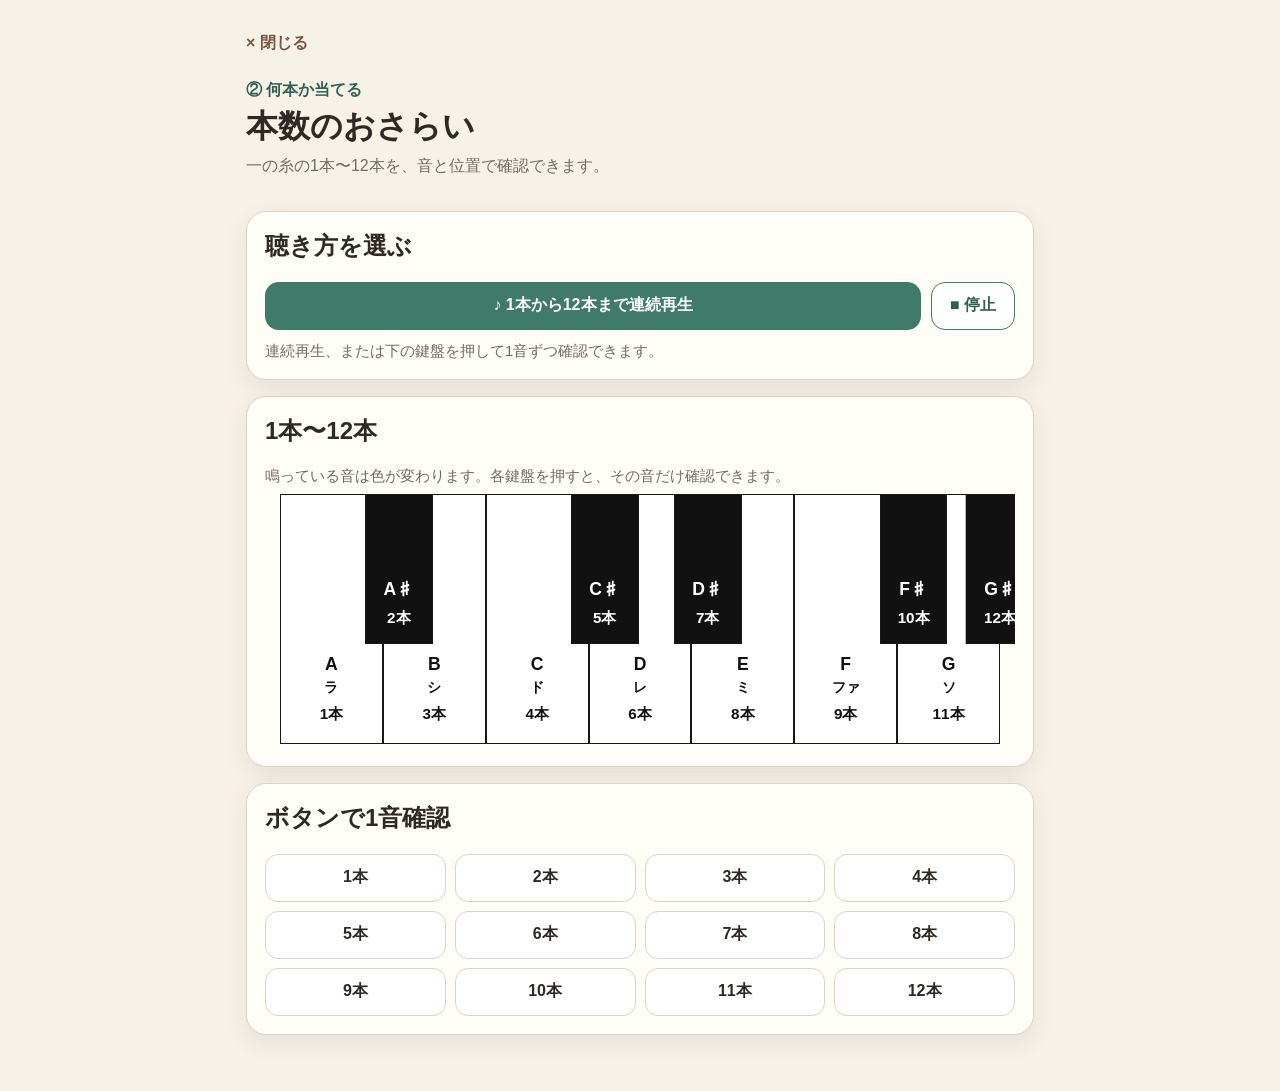
<file: mimi-game/review.html>
<!doctype html>
<html lang="ja">
<head>
  <meta charset="utf-8">
  <meta name="viewport" content="width=device-width,initial-scale=1,viewport-fit=cover">
  <meta name="theme-color" content="#f7f2e8">
  <title>本数のおさらい｜絲庵</title>
  <link rel="stylesheet" href="./review.css?v=100">
</head>
<body>
  <main class="review-app">
    <header class="review-header">
      <button type="button" id="close-window" class="back-button">× 閉じる</button>
      <div>
        <p class="eyebrow">② 何本か当てる</p>
        <h1>本数のおさらい</h1>
        <p>一の糸の1本〜12本を、音と位置で確認できます。</p>
      </div>
    </header>

    <section class="control-panel">
      <h2>聴き方を選ぶ</h2>
      <div class="mode-buttons">
        <button type="button" id="play-all" class="primary-button">♪ 1本から12本まで連続再生</button>
        <button type="button" id="stop-all" class="secondary-button">■ 停止</button>
      </div>
      <p id="status" class="status" aria-live="polite">連続再生、または下の鍵盤を押して1音ずつ確認できます。</p>
    </section>

    <section class="keyboard-panel">
      <h2>1本〜12本</h2>
      <p class="keyboard-help">鳴っている音は色が変わります。各鍵盤を押すと、その音だけ確認できます。</p>
      <div class="piano-wrap">
        <div class="piano" id="piano" role="group" aria-label="1本から12本の音">
          <button type="button" class="key white" data-hon="1" style="--white-index:0"><span class="note">A</span><span class="kana">ラ</span><strong>1本</strong></button>
          <button type="button" class="key black" data-hon="2" style="--black-left:11.8%"><span class="note">A♯</span><strong>2本</strong></button>
          <button type="button" class="key white" data-hon="3" style="--white-index:1"><span class="note">B</span><span class="kana">シ</span><strong>3本</strong></button>
          <button type="button" class="key white" data-hon="4" style="--white-index:2"><span class="note">C</span><span class="kana">ド</span><strong>4本</strong></button>
          <button type="button" class="key black" data-hon="5" style="--black-left:40.4%"><span class="note">C♯</span><strong>5本</strong></button>
          <button type="button" class="key white" data-hon="6" style="--white-index:3"><span class="note">D</span><span class="kana">レ</span><strong>6本</strong></button>
          <button type="button" class="key black" data-hon="7" style="--black-left:54.7%"><span class="note">D♯</span><strong>7本</strong></button>
          <button type="button" class="key white" data-hon="8" style="--white-index:4"><span class="note">E</span><span class="kana">ミ</span><strong>8本</strong></button>
          <button type="button" class="key white" data-hon="9" style="--white-index:5"><span class="note">F</span><span class="kana">ファ</span><strong>9本</strong></button>
          <button type="button" class="key black" data-hon="10" style="--black-left:83.3%"><span class="note">F♯</span><strong>10本</strong></button>
          <button type="button" class="key white" data-hon="11" style="--white-index:6"><span class="note">G</span><span class="kana">ソ</span><strong>11本</strong></button>
          <button type="button" class="key black final-black" data-hon="12"><span class="note">G♯</span><strong>12本</strong></button>
        </div>
      </div>
    </section>

    <section class="quick-grid-panel">
      <h2>ボタンで1音確認</h2>
      <div class="quick-grid" id="quick-grid"></div>
    </section>
  </main>
  <script src="../sound-segments.js?v=410"></script>
  <script src="../audio-engine.js?v=411"></script>
  <script src="./review.js?v=100"></script>
</body>
</html>
</file>
<file: style.css>
:root{
  --brown:#6f5145;--brown2:#8b6858;--cream:#fffaf3;--paper:#fff;
  --ink:#2f2926;--muted:#786e68;--line:#eadfd5;--ok:#3e8e64;
}
*{box-sizing:border-box}
html{background:#f4eee8}
body{margin:0;color:var(--ink);font-family:"Noto Sans JP","Yu Gothic",sans-serif;background:linear-gradient(#fbf8f4,#f4eee8);min-height:100vh}
button,select{font:inherit}
button{cursor:pointer}
.home,.app{width:min(760px,100%);margin:auto;padding:20px 16px 42px}
.hero,.page-header{display:flex;align-items:center;gap:16px;margin:14px 0 22px}
.hero-icon{width:92px;height:92px;border-radius:24px}
.hero h1,.page-header h1{margin:0;font-size:1.8rem}
.hero p,.page-header p{margin:.35rem 0;color:var(--muted)}
.eyebrow{font-size:1.4rem!important;font-weight:800;color:var(--brown)!important}
.back-link{color:var(--brown);font-weight:700;text-decoration:none}
.card,.menu-card{background:rgba(255,255,255,.94);border:1px solid var(--line);border-radius:22px;box-shadow:0 8px 24px rgba(72,48,36,.08)}
.card{padding:18px;margin:14px 0}
.card h2{font-size:1.05rem;margin:0 0 14px}
.home-menu{display:grid;gap:14px}
.menu-card{padding:20px;text-decoration:none;color:var(--ink)}
.menu-card strong,.menu-card span{display:block}
.menu-card strong{font-size:1.18rem}
.menu-card span{margin-top:6px;color:var(--muted)}
.menu-card.enabled{border:2px solid #c9a995}
.menu-card.disabled{opacity:.55}
.tuning-mode-grid{display:grid;grid-template-columns:repeat(3,1fr);gap:10px}
.image-choice{padding:8px;border:2px solid transparent;border-radius:18px;background:#eee8e3;opacity:.58}
.image-choice img{display:block;width:100%;aspect-ratio:1/1;object-fit:contain;filter:grayscale(1)}
.image-choice span{display:block;font-weight:700;margin-top:4px}
.image-choice.active{background:#fff8f1;border-color:var(--brown2);opacity:1;box-shadow:0 5px 14px rgba(111,81,69,.16)}
.image-choice.active img{filter:none}
.practice-grid{display:grid;gap:10px}
.practice-button{width:100%;text-align:left;padding:16px;border:2px solid var(--line);border-radius:16px;background:#faf7f3}
.practice-button strong,.practice-button small{display:block}
.practice-button small{margin-top:5px;color:var(--muted)}
.practice-button.active{border-color:var(--brown);background:#fff6ee}
select{width:100%;padding:13px;border:1px solid #d8c9bd;border-radius:13px;background:white;font-size:1.05rem}
.setting-summary{text-align:center;font-weight:700;color:var(--brown)}
.string-grid{display:grid;grid-template-columns:repeat(3,1fr);gap:10px}
.string-grid button{min-height:72px;border:2px solid var(--line);border-radius:16px;background:#fff}
.string-grid strong,.string-grid small{display:block}
.string-grid small{margin-top:5px;color:var(--muted);font-size:.75rem}
.string-grid button.active{border-color:var(--brown);background:#fff0e5;box-shadow:0 0 0 3px rgba(111,81,69,.10)}
.string-grid button:disabled{filter:grayscale(1);opacity:.36;cursor:not-allowed}
.stop-button{width:100%;margin-top:12px;padding:12px;border:0;border-radius:14px;background:#e9e1db;color:#473b35;font-weight:700}
.mic-state{text-align:center;color:var(--muted);font-size:2rem;font-weight:800;line-height:1.5;min-height:2.4em;margin:8px 0 14px}
.target-frequency,.measured-frequency{display:flex;flex-direction:column;align-items:center;gap:4px;text-align:center}
.target-frequency{margin:0 0 54px}
.measured-frequency{margin:44px 0 12px}
.target-frequency span,.measured-frequency span{color:var(--muted);font-weight:700}
.target-frequency strong,.measured-frequency strong{font-size:2rem;color:var(--brown);line-height:1.3}
.meter{margin-top:8px}
.meter>span{display:inline-block;width:33.333%;text-align:center;font-size:.78rem;color:var(--muted)}
.meter-track{height:16px;margin:9px 4px 0;border-radius:99px;background:linear-gradient(90deg,#d9b4a8,#f5df9f 42%,#a9d8bb 48%,#a9d8bb 52%,#f5df9f 58%,#d9b4a8);position:relative}
.meter-track:after{content:"";position:absolute;left:50%;top:-5px;width:3px;height:26px;background:#2f2926;transform:translateX(-50%);border-radius:3px}
.meter-needle{position:absolute;left:50%;top:-7px;width:18px;height:30px;border-radius:10px;background:#2f2926;transform:translateX(-50%);transition:left .12s linear}
.judgement{text-align:center;font-size:1.45rem;font-weight:800;min-height:1.8em;margin:22px 0 18px}
.judgement.ok{color:var(--ok)}
.shami-feedback{display:flex;align-items:center;justify-content:center;gap:12px;min-height:118px}
.shami-feedback img{width:108px;height:108px;object-fit:contain}
.shami-feedback p{font-size:1.05rem;font-weight:700;max-width:240px}
.scene-overlay{position:fixed;inset:0;z-index:20;display:grid;place-items:center;background:rgba(255,250,244,.94);padding:22px;opacity:0;transition:opacity .25s}
.scene-overlay.show{opacity:1}
.scene-overlay img{width:min(560px,95vw);max-height:88vh;object-fit:contain}
.note{font-size:.82rem;line-height:1.7;color:var(--muted);padding:0 6px}
.version{text-align:center;color:#a09289;font-size:.76rem;margin-top:24px}
@media(max-width:480px){
  .home,.app{padding-inline:12px}
  .page-header img{width:54px;height:54px}
  .tuning-mode-grid{gap:6px}
  .image-choice{padding:5px}
  .string-grid{gap:6px}
  .string-grid button{padding:8px 4px}
}


/* ==================================================
   ホーム画面 Ver.2.1
   ユーザー指定のレイアウト
================================================== */
.home-body {
  min-width: 320px;
  min-height: 100vh;
  margin: 0;
  background: linear-gradient(180deg, #fffaf0 0%, #f6f0e7 100%);
}

.home-app {
  width: min(100%, 520px);
  min-height: 100vh;
  margin: 0 auto;
  padding:
    max(24px, env(safe-area-inset-top))
    18px
    max(30px, env(safe-area-inset-bottom));
}

.home-header {
  margin-bottom: 26px;
  text-align: center;
}

.home-character {
  width: 168px;
  height: 168px;
  object-fit: cover;
  border-radius: 36px;
  box-shadow: 0 8px 24px rgba(73, 49, 35, 0.16);
}

.brand-name {
  margin: 18px 0 0;
  color: #4e342e;
  font-family: serif;
  font-size: 34px;
  font-weight: 700;
  letter-spacing: 0.18em;
  text-indent: 0.18em;
}

.home-title {
  margin: 4px 0 0;
  color: #795548;
  font-family: Georgia, serif;
  font-size: 21px;
  font-weight: 500;
  letter-spacing: 0.08em;
}

.home-message {
  margin: 16px 0 0;
  color: #6f625b;
  font-size: 14px;
  line-height: 1.7;
}

.home-menu {
  display: grid;
  gap: 12px;
}

.menu-button {
  display: flex;
  align-items: center;
  width: 100%;
  min-height: 74px;
  padding: 12px 16px;
  border: 1px solid rgba(121, 85, 72, 0.14);
  border-radius: 17px;
  background: #ffffff;
  color: #342a25;
  text-align: left;
  text-decoration: none;
  box-shadow: 0 4px 14px rgba(64, 46, 35, 0.08);
}

.active-menu {
  border-color: rgba(121, 85, 72, 0.28);
}

.active-menu:active {
  transform: scale(0.985);
}

.menu-icon {
  display: grid;
  flex: 0 0 46px;
  width: 46px;
  height: 46px;
  place-items: center;
  margin-right: 13px;
  border-radius: 14px;
  background: #f3ebe4;
  color: #795548;
  font-family: serif;
  font-size: 24px;
  font-weight: 700;
}

.menu-text {
  flex: 1;
}

.menu-text strong,
.menu-text small {
  display: block;
}

.menu-text strong {
  font-size: 17px;
}

.menu-text small {
  margin-top: 4px;
  color: #8a7c74;
  font-size: 12px;
  font-weight: 400;
}

.menu-arrow {
  margin-left: 10px;
  color: #9d8d84;
  font-size: 30px;
  font-weight: 300;
}

.disabled-menu {
  cursor: default;
  opacity: 0.56;
}

.install-button {
  width: 100%;
  min-height: 56px;
  margin: 18px 0 16px;
  border: 0;
  border-radius: 14px;
  background: #2f6f52;
  color: #ffffff;
  font-size: 16px;
  font-weight: 700;
}

.home-footer {
  margin-top: 24px;
  color: #94877f;
  font-size: 11px;
  line-height: 1.6;
  text-align: center;
}

.home-footer p {
  margin: 0;
}


/* トップ画面のシャミ画像 Ver.2.2 */
.home-character {
  width: 168px;
  height: 168px;
  object-fit: cover;
  object-position: center;
  padding: 0;
  background: #ffffff;
  border-radius: 36px;
}




/* 調弦選択ボタン 復元 Ver.2.4.1 */
.tuning-mode-grid{
  display:grid;
  grid-template-columns:repeat(3,1fr);
  gap:12px;
}
.image-choice{
  padding:10px;
  border-radius:18px;
}
.image-choice img{
  width:100%;
  height:180px;
  object-fit:contain;
}
.image-choice span{
  font-size:18px;
  margin-top:6px;
}
@media (max-width:600px){
  .image-choice img{height:150px;}
  .image-choice span{font-size:16px;}
}


/* ==================================================
   スマホ表示修正 Ver.2.4.2
   調弦カードを常に正方形に保つ
================================================== */

html,
body {
  width: 100%;
  max-width: 100%;
  overflow-x: hidden;
}

.app {
  width: 100%;
  max-width: 760px;
}

.page-header {
  min-width: 0;
}

.page-header > div {
  min-width: 0;
}

.page-header p {
  overflow-wrap: anywhere;
}

/* 3枚を画面幅の中に収める */
.tuning-mode-grid {
  width: 100%;
  max-width: 100%;
  grid-template-columns: repeat(3, minmax(0, 1fr));
  gap: 10px;
}

/* ボタン自体を正方形にする */
.image-choice {
  width: 100%;
  min-width: 0;
  aspect-ratio: 1 / 1;
  padding: 7px;
  display: flex;
  flex-direction: column;
  justify-content: space-between;
  overflow: hidden;
}

/* 画像部分は残り領域に収める */
.image-choice img {
  width: 100%;
  height: auto;
  min-height: 0;
  flex: 1 1 auto;
  object-fit: contain;
}

/* 文字の高さを固定し、カードが縦長にならないようにする */
.image-choice span {
  flex: 0 0 auto;
  margin-top: 3px;
  line-height: 1.2;
  white-space: nowrap;
}

@media (max-width: 600px) {
  .app {
    padding-left: 10px;
    padding-right: 10px;
  }

  .card {
    padding: 14px;
  }

  .tuning-mode-grid {
    gap: 7px;
  }

  .image-choice {
    padding: 5px;
    border-radius: 14px;
  }

  .image-choice span {
    font-size: 13px;
  }
}

@media (max-width: 380px) {
  .card {
    padding: 12px;
  }

  .tuning-mode-grid {
    gap: 5px;
  }

  .image-choice span {
    font-size: 12px;
  }
}


/* ==================================================
   調弦カード正方形・強制修正 Ver.2.4.3
================================================== */
.tuning-mode-grid {
  display: grid !important;
  grid-template-columns: repeat(3, minmax(0, 1fr)) !important;
  width: 100% !important;
  max-width: 100% !important;
  gap: 8px !important;
}

.tuning-mode-grid .image-choice {
  box-sizing: border-box !important;
  width: 100% !important;
  height: auto !important;
  min-width: 0 !important;
  min-height: 0 !important;
  max-height: none !important;
  aspect-ratio: 1 / 1 !important;
  padding: 6px !important;
  display: grid !important;
  grid-template-rows: minmax(0, 1fr) auto !important;
  align-items: stretch !important;
  overflow: hidden !important;
}

.tuning-mode-grid .image-choice img {
  display: block !important;
  width: 100% !important;
  height: 100% !important;
  min-width: 0 !important;
  min-height: 0 !important;
  max-width: 100% !important;
  max-height: 100% !important;
  object-fit: contain !important;
}

.tuning-mode-grid .image-choice span {
  display: block !important;
  margin: 2px 0 0 !important;
  padding: 0 !important;
  line-height: 1.15 !important;
  white-space: nowrap !important;
  font-size: clamp(11px, 3.2vw, 16px) !important;
}

@media (max-width: 420px) {
  .tuning-mode-grid {
    gap: 6px !important;
  }

  .tuning-mode-grid .image-choice {
    padding: 4px !important;
    border-radius: 13px !important;
  }
}


/* Ver.2.4.5：場面画像の非表示を確実にする */
.scene-overlay[hidden] {
  display: none !important;
}

.menu-image {
  width: 52px;
  height: 52px;
  flex: 0 0 52px;
  object-fit: contain;
  display: block;
  border-radius: 12px;
}


/* Ver.2.7.0：ホームで開始したWeb Audio APIを保つアプリフレーム */
.app-frame-layer {
  position: fixed;
  inset: 0;
  z-index: 9999;
  width: 100%;
  height: 100%;
  background: #fffaf3;
}

.app-frame {
  display: block;
  width: 100%;
  height: 100%;
  border: 0;
  background: #fffaf3;
}

body.app-frame-open {
  overflow: hidden;
}
</file>
<file: erika/style.css>
:root {
  --bg: #fffaf5;
  --card: #ffffff;
  --text: #2d2927;
  --muted: #786d68;
  --accent: #a65348;
  --accent-dark: #7d584e;
  --soft: #fff0e2;
  --line: #eaded6;
  --shadow: 0 12px 30px rgba(101, 73, 61, 0.08);
}

* {
  box-sizing: border-box;
}

html {
  scroll-behavior: smooth;
}

body {
  margin: 0;
  min-height: 100vh;
  color: var(--text);
  background:
    radial-gradient(circle at 50% 12%, rgba(249, 220, 199, 0.36), transparent 32%),
    linear-gradient(180deg, #fff8f2 0%, var(--bg) 56%, #fffdfb 100%);
  font-family:
    "Noto Sans JP",
    "Hiragino Kaku Gothic ProN",
    "Yu Gothic",
    Meiryo,
    sans-serif;
  line-height: 1.85;
}

.page-shell {
  width: min(100%, 760px);
  margin: 0 auto;
  padding:
    calc(20px + env(safe-area-inset-top))
    20px
    calc(48px + env(safe-area-inset-bottom));
}

.back-link {
  display: inline-flex;
  align-items: center;
  gap: 5px;
  min-height: 44px;
  margin-bottom: 18px;
  color: var(--accent-dark);
  font-size: clamp(1.05rem, 4.8vw, 1.4rem);
  font-weight: 800;
  text-decoration: none;
}

.back-link > span:first-child {
  font-size: 1.45em;
  line-height: 1;
}

.hero {
  text-align: center;
}

.eyebrow {
  margin: 4px 0 24px;
  color: var(--accent);
  font-size: clamp(0.8rem, 3.2vw, 1rem);
  font-weight: 800;
  letter-spacing: 0.22em;
}

.profile-photo-frame {
  width: min(78vw, 420px);
  aspect-ratio: 1 / 1;
  margin: 0 auto 26px;
  padding: 10px;
  border-radius: 50%;
  background: rgba(255, 255, 255, 0.92);
  box-shadow: var(--shadow);
}

.profile-photo {
  display: block;
  width: 100%;
  height: 100%;
  border-radius: 50%;
  object-fit: cover;
  object-position: 68% center;
}

h1 {
  margin: 0;
  font-family: "Yu Mincho", "Hiragino Mincho ProN", serif;
  font-size: clamp(2rem, 8.8vw, 3.55rem);
  font-weight: 500;
  letter-spacing: 0.08em;
}

.roman-name {
  margin: 6px 0 24px;
  color: var(--muted);
  font-size: clamp(1rem, 4.2vw, 1.35rem);
  letter-spacing: 0.16em;
}

.supervision-note {
  padding: 24px 18px;
  border-radius: 24px;
  background: var(--soft);
  color: var(--accent);
  font-size: clamp(1rem, 4.3vw, 1.28rem);
  font-weight: 800;
  line-height: 1.9;
}

.card {
  margin-top: 24px;
  padding: 28px 24px;
  border: 1px solid var(--line);
  border-radius: 26px;
  background: rgba(255, 255, 255, 0.96);
  box-shadow: var(--shadow);
}

.card h2 {
  margin: 0 0 16px;
  font-size: clamp(1.2rem, 5vw, 1.55rem);
  line-height: 1.4;
}

.card p {
  margin: 0;
  font-size: clamp(1rem, 4.25vw, 1.2rem);
}

.detail-card {
  display: grid;
  gap: 22px;
}

.detail-block h2 {
  color: var(--accent);
  margin-bottom: 10px;
}

.divider {
  height: 1px;
  background: var(--line);
}

.social-links {
  display: grid;
  gap: 14px;
}

.social-links a {
  display: flex;
  align-items: center;
  justify-content: space-between;
  min-height: 64px;
  padding: 15px 20px;
  border: 1px solid rgba(166, 83, 72, 0.22);
  border-radius: 18px;
  background: #fffaf7;
  color: var(--accent-dark);
  font-size: clamp(1rem, 4.5vw, 1.2rem);
  font-weight: 800;
  text-decoration: none;
}

.social-links a > span:last-child {
  font-size: 1.6em;
  line-height: 1;
}

.back-link:focus-visible,
.social-links a:focus-visible {
  outline: 3px solid rgba(166, 83, 72, 0.3);
  outline-offset: 4px;
}

.social-links a:active {
  transform: scale(0.985);
  background: #fff1e8;
}

@media (min-width: 700px) {
  .page-shell {
    padding-left: 28px;
    padding-right: 28px;
  }

  .social-links {
    grid-template-columns: 1fr 1fr;
  }

  .card {
    padding: 32px;
  }
}

@media (prefers-reduced-motion: reduce) {
  html {
    scroll-behavior: auto;
  }
}
</file>
<file: mimi-game/game.css>
:root {
  --bg: #f7f2e8;
  --panel: #fffdf8;
  --ink: #2e2924;
  --muted: #766d63;
  --line: #ded2c4;
  --brown: #795548;
  --accent: #3f7b68;
  --accent-dark: #2f6152;
  --accent-soft: #e4f0ea;
  --gold: #c79b45;
  --gold-soft: #fff1c9;
  --danger: #b85f55;
  --shadow: 0 8px 24px rgba(57, 44, 32, .09);
}

* { box-sizing: border-box; }
html { -webkit-text-size-adjust: 100%; }

body {
  margin: 0;
  min-height: 100vh;
  background: var(--bg);
  color: var(--ink);
  font-family: "Hiragino Kaku Gothic ProN", "Yu Gothic", "Noto Sans JP", sans-serif;
}

button, a { font: inherit; }
button { cursor: pointer; }
button:disabled { cursor: default; opacity: .5; }

.app-shell {
  width: min(100%, 720px);
  margin: 0 auto;
  padding: 24px 16px calc(36px + env(safe-area-inset-bottom));
}

.screen { display: none; }
.screen.active { display: block; }

.hidden { display: none !important; }

.page-back-link,
.back-button {
  display: inline-flex;
  align-items: center;
  min-height: 44px;
  padding: 0;
  border: 0;
  background: transparent;
  color: var(--brown);
  text-decoration: none;
  font-weight: 800;
}

.page-back-link {
  margin-bottom: 24px;
  font-size: 1.18rem;
}

.back-button { margin-bottom: 14px; }

.page-heading {
  display: grid;
  grid-template-columns: 112px minmax(0, 1fr);
  align-items: center;
  gap: 20px;
  margin-bottom: 24px;
}

.page-icon {
  width: 112px;
  height: 112px;
  object-fit: contain;
}

.page-heading-text h1 {
  margin: 0 0 8px;
  font-size: clamp(2.1rem, 9vw, 3.6rem);
  line-height: 1.05;
  white-space: nowrap;
}

.page-heading-text p {
  margin: 0;
  color: var(--muted);
  font-size: clamp(1rem, 4.3vw, 1.35rem);
}

.ear-level-panel,
.hero,
.quiz-panel,
.result-panel,
.certificate-panel {
  background: var(--panel);
  border: 1px solid var(--line);
  border-radius: 22px;
  box-shadow: var(--shadow);
}

.ear-level-panel {
  padding: 16px 18px;
  margin-bottom: 14px;
}

.ear-level-main {
  display: flex;
  align-items: baseline;
  justify-content: space-between;
  gap: 12px;
}

.ear-level-main span { color: var(--muted); font-weight: 700; }
.ear-level-main strong { color: var(--accent-dark); font-size: 1.2rem; }

.level-progress {
  height: 10px;
  margin: 12px 0 8px;
  overflow: hidden;
  background: #e9dfd4;
  border-radius: 999px;
}

.level-progress span {
  display: block;
  width: 0;
  height: 100%;
  background: var(--accent);
  border-radius: inherit;
  transition: width .25s ease;
}

#level-progress-text {
  margin: 0;
  color: var(--muted);
  font-size: .9rem;
}

.certification-banner {
  display: grid;
  gap: 7px;
  margin: 14px 0;
  padding: 14px;
  border: 1px solid #d8b45d;
  border-radius: 18px;
  background: var(--gold-soft);
  text-align: center;
  color: #6c521d;
}

.certification-banner strong { font-size: 1.15rem; }

.link-button {
  min-height: 42px;
  border: 1px solid #caa655;
  border-radius: 12px;
  background: white;
  color: #6c521d;
  font-weight: 800;
}

.menu-intro { margin: 22px 2px 14px; }
.menu-intro h2 { margin: 0 0 6px; }
.menu-intro p { margin: 0; color: var(--muted); }

.game-menu,
.difficulty-grid {
  display: grid;
  gap: 12px;
}

.game-card {
  display: grid;
  grid-template-columns: 50px 1fr 24px;
  align-items: center;
  gap: 12px;
  width: 100%;
  padding: 16px;
  border: 1px solid var(--line);
  border-radius: 18px;
  background: var(--panel);
  color: var(--ink);
  text-align: left;
  box-shadow: var(--shadow);
}

.game-card-number {
  display: grid;
  place-items: center;
  width: 46px;
  height: 46px;
  border-radius: 50%;
  background: var(--accent-soft);
  color: var(--accent-dark);
  font-size: 1.2rem;
  font-weight: 900;
}

.game-card-body { display: grid; gap: 4px; }
.game-card-body strong { font-size: 1.1rem; }
.game-card-body small { color: var(--muted); }
.arrow { color: var(--brown); font-size: 1.8rem; }

.hero {
  display: grid;
  grid-template-columns: 108px minmax(0, 1fr);
  gap: 16px;
  align-items: center;
  padding: 16px;
  margin-bottom: 16px;
}

.hero-shami {
  width: 108px;
  height: 108px;
  object-fit: contain;
}

.hero h2 { margin: 0 0 7px; }
.hero p { margin: 0; color: var(--muted); }

.difficulty-card,
.unlock-button {
  width: 100%;
  min-height: 88px;
  padding: 14px 18px;
  border: 1px solid var(--line);
  border-radius: 18px;
  background: var(--panel);
  color: var(--ink);
  box-shadow: var(--shadow);
  text-align: left;
}

.difficulty-card {
  display: grid;
  gap: 5px;
}

.difficulty-card strong { color: var(--accent-dark); font-size: 1.2rem; }
.difficulty-card span { color: var(--muted); }

.unlock-area {
  margin-top: 20px;
  padding-top: 18px;
  border-top: 1px dashed var(--line);
}

.unlock-button {
  display: grid;
  gap: 4px;
  margin-bottom: 10px;
  border-color: #d8b45d;
  background: #fff8e6;
  color: #684f1e;
  font-weight: 900;
}

.unlock-button.super {
  border-color: #b8a3cf;
  background: #f8f2ff;
  color: #624f78;
}

.unlock-button small { font-weight: 600; opacity: .8; }
.lock-note { margin: 8px 0 0; color: var(--muted); font-size: .9rem; }

.top-row {
  display: flex;
  align-items: center;
  justify-content: space-between;
  gap: 12px;
}

.badge {
  display: inline-flex;
  align-items: center;
  justify-content: center;
  padding: 7px 13px;
  border-radius: 999px;
  background: var(--accent-soft);
  color: var(--accent-dark);
  font-weight: 800;
}

.badge.large { margin: 0 auto 16px; }

.stats {
  display: grid;
  grid-template-columns: repeat(3, 1fr);
  gap: 9px;
  margin: 0 0 12px;
}

.stats > div {
  padding: 9px;
  border: 1px solid var(--line);
  border-radius: 14px;
  background: var(--panel);
  text-align: center;
}

.stats span { display: block; color: var(--muted); font-size: .8rem; }
.stats strong { display: block; margin-top: 3px; font-size: 1.08rem; }

.quiz-panel,
.result-panel,
.certificate-panel {
  padding: 17px;
  text-align: center;
}

.quiz-shami {
  display: block;
  width: min(220px, 62vw);
  height: 190px;
  margin: 0 auto 4px;
  object-fit: contain;
}

.quiz-panel h2 { margin: 4px 0 8px; }

.message {
  min-height: 2.8em;
  margin: 0 0 14px;
  color: var(--muted);
  white-space: pre-line;
}

.hon-display {
  display: inline-flex;
  margin-bottom: 12px;
  padding: 7px 14px;
  border-radius: 999px;
  background: #f4ead5;
  color: #705725;
  font-weight: 800;
}

.primary-button,
.secondary-button,
.confirm-button,
.answer-button,
.pitch-controls button,
.sound-label,
.count-answer-button {
  min-height: 50px;
  border-radius: 14px;
  font-weight: 800;
}

.primary-button,
.confirm-button {
  width: 100%;
  padding: 11px 16px;
  border: 0;
  background: var(--accent);
  color: white;
}

.secondary-button {
  width: 100%;
  padding: 11px 16px;
  border: 1px solid var(--accent);
  background: white;
  color: var(--accent-dark);
}

.answer-grid {
  display: grid;
  gap: 9px;
}

.answer-grid.three {
  grid-template-columns: repeat(3, 1fr);
}

.tuning-answer-grid { margin: 16px 0; }

.answer-button {
  padding: 10px 7px;
  border: 1px solid var(--line);
  background: white;
  color: var(--ink);
}

.answer-button.correct,
.count-answer-button.correct {
  border-color: var(--accent);
  background: var(--accent-soft);
  color: var(--accent-dark);
}

.answer-button.wrong,
.count-answer-button.wrong {
  border-color: var(--danger);
  background: #fae8e5;
  color: #8c433c;
}

.sound-labels {
  display: grid;
  gap: 8px;
  margin: 14px 0;
}

.sound-label {
  display: grid;
  place-items: center;
  border: 1px solid var(--line);
  background: #f8f4ee;
  color: var(--ink);
  font-size: 1.2rem;
  transition: background .15s ease, transform .15s ease;
}

.sound-label.playing {
  border-color: var(--gold);
  background: var(--gold-soft);
  color: #684f1e;
  transform: scale(1.04);
}

.sound-label.revealed {
  grid-template-columns: auto auto;
  gap: 6px;
}

.sound-label .note-value {
  font-size: .78rem;
  color: var(--muted);
}

.count-answer-buttons {
  display: grid;
  gap: 9px;
  margin: 14px 0;
}

.count-answer-button {
  border: 1px solid var(--line);
  background: white;
  color: var(--ink);
  font-size: 1.08rem;
}

.sound-buttons {
  display: grid;
  grid-template-columns: repeat(2, 1fr);
  gap: 9px;
  margin-bottom: 14px;
}

.sound-buttons .primary-button { grid-column: 1 / -1; }

.pitch-controls {
  display: grid;
  gap: 9px;
  margin-bottom: 14px;
}

.pitch-controls button {
  border: 1px solid var(--line);
  background: white;
  color: var(--ink);
}

.pitch-row {
  display: grid;
  grid-template-columns: repeat(2, 1fr);
  gap: 9px;
}

.timer-wrap {
  display: flex;
  justify-content: center;
  align-items: baseline;
  gap: 5px;
  color: var(--muted);
}

.timer-wrap strong {
  color: var(--danger);
  font-size: 1.8rem;
}

.timer-bar {
  height: 9px;
  margin: 8px 0 3px;
  overflow: hidden;
  border-radius: 999px;
  background: #eadfd8;
}

.timer-bar span {
  display: block;
  width: 100%;
  height: 100%;
  background: var(--accent);
  transition: width .25s linear;
}

.result-shami {
  width: min(270px, 72vw);
  height: 240px;
  object-fit: contain;
}

.result-score {
  display: grid;
  place-items: center;
  gap: 3px;
  margin-bottom: 9px;
  padding: 14px;
  border-radius: 17px;
  background: var(--accent-soft);
}

.result-score strong { color: var(--accent-dark); font-size: 1.9rem; }
.result-score.secondary { background: #f4ead5; }
.result-score.secondary strong { color: #705725; }

.result-message {
  margin: 16px 0;
  font-weight: 800;
  white-space: pre-line;
}

.unlock-message {
  margin: 12px 0;
  padding: 13px;
  border: 1px solid #d8b45d;
  border-radius: 15px;
  background: #fff8e6;
  color: #684f1e;
  font-weight: 900;
}

.result-actions {
  display: grid;
  gap: 9px;
}

.home-link {
  display: inline-flex;
  align-items: center;
  justify-content: center;
  min-height: 48px;
  border: 1px solid var(--brown);
  border-radius: 999px;
  color: var(--brown);
  text-decoration: none;
  font-weight: 800;
}

.certificate-panel h2 { margin-top: 0; }
.certificate-image {
  display: block;
  width: 100%;
  height: auto;
  margin: 14px auto;
  border-radius: 10px;
}

@media (max-width: 480px) {
  .app-shell { padding-inline: 12px; }

  .page-heading {
    grid-template-columns: 92px minmax(0, 1fr);
    gap: 14px;
  }

  .page-icon {
    width: 92px;
    height: 92px;
  }

  .page-heading-text h1 {
    font-size: clamp(2rem, 11vw, 3rem);
  }

  .page-heading-text p { font-size: .96rem; }

  .answer-grid.three { grid-template-columns: 1fr; }

  .quiz-shami { height: 170px; }

  .ear-level-main {
    align-items: flex-start;
    flex-direction: column;
    gap: 4px;
  }
}


#play-count-answer {
  margin-top: 10px;
  margin-bottom: 10px;
}

#play-count-answer {
  width: 100%;
  align-items: center;
  justify-content: center;
}

.review-link {
  display: grid;
  gap: 3px;
  width: 100%;
  margin-top: 16px;
  padding: 13px 16px;
  border: 1px solid var(--accent);
  border-radius: 16px;
  background: white;
  color: var(--accent-dark);
  text-decoration: none;
  text-align: center;
  font-weight: 900;
}
.review-link small {
  color: var(--muted);
  font-weight: 600;
}


/* 本数のおさらい：同一画面モーダル */
.review-link {
  border: 1px solid var(--accent);
  cursor: pointer;
}

.review-modal {
  position: fixed;
  inset: 0;
  z-index: 9999;
  display: grid;
  place-items: center;
  padding: 16px;
}

.review-modal.hidden {
  display: none !important;
}

.review-modal-backdrop {
  position: absolute;
  inset: 0;
  background: rgba(44, 37, 31, .48);
  backdrop-filter: blur(2px);
}

.review-modal-panel {
  position: relative;
  z-index: 1;
  width: min(100%, 760px);
  max-height: min(92vh, 900px);
  overflow-y: auto;
  padding: 18px;
  border: 1px solid var(--line);
  border-radius: 22px;
  background: var(--panel);
  box-shadow: 0 18px 50px rgba(44, 37, 31, .22);
}

.review-modal-head {
  display: grid;
  grid-template-columns: 1fr auto;
  gap: 12px;
  align-items: start;
  margin-bottom: 14px;
}

.review-modal-head h2 {
  margin: 0 0 6px;
}

.review-modal-head p:last-child {
  margin: 0;
  color: var(--muted);
}

.review-eyebrow {
  margin: 0 0 4px;
  color: var(--accent-dark);
  font-weight: 800;
}

.review-close-button {
  width: 42px;
  height: 42px;
  border: 1px solid var(--line);
  border-radius: 50%;
  background: white;
  color: var(--brown);
  font-size: 1.4rem;
  font-weight: 900;
}

.review-controls {
  display: grid;
  grid-template-columns: 1fr auto;
  gap: 9px;
  margin-bottom: 10px;
}

.review-status {
  min-height: 1.8em;
  margin: 0 0 12px;
  color: var(--muted);
  text-align: center;
}

.review-piano-wrap {
  overflow-x: auto;
  padding: 8px 0 10px;
}

.review-piano {
  position: relative;
  width: min(100%, 720px);
  min-width: 560px;
  height: 250px;
  margin: 0 auto;
}

.review-key {
  position: absolute;
  border: 1px solid #171717;
  display: flex;
  flex-direction: column;
  align-items: center;
  justify-content: flex-end;
  font-weight: 800;
  transition: background .12s ease, color .12s ease, transform .12s ease;
}

.review-key.white {
  left: calc(var(--white-index) * (100% / 7));
  bottom: 0;
  width: calc(100% / 7);
  height: 100%;
  padding: 0 4px 18px;
  background: white;
  color: #111;
}

.review-key.black {
  left: var(--black-left);
  top: 0;
  width: 9.4%;
  height: 62%;
  z-index: 2;
  padding: 0 3px 12px;
  background: #111;
  color: white;
}

.review-key.final-black {
  left: auto;
  right: 0;
  transform: translateX(50%);
}

.review-key .note {
  font-size: 1rem;
}

.review-key .kana {
  margin-top: 3px;
  font-size: .78rem;
  font-weight: 700;
}

.review-key strong {
  margin-top: 6px;
  font-size: .92rem;
}

.review-key.playing {
  background: var(--gold-soft);
  color: #6c521d;
  box-shadow: inset 0 0 0 3px #d1a541;
}

.review-key.black.playing {
  background: #d1a541;
  color: #1f1808;
}

.review-number-grid {
  display: grid;
  grid-template-columns: repeat(4, 1fr);
  gap: 8px;
  margin-top: 10px;
}

.review-number-button {
  min-height: 48px;
  border: 1px solid var(--line);
  border-radius: 13px;
  background: white;
  color: var(--ink);
  font-weight: 800;
}

.review-number-button small {
  display: block;
  margin-top: 2px;
  color: var(--muted);
  font-weight: 600;
}

.review-number-button.playing {
  border-color: var(--accent);
  background: var(--accent-soft);
  color: var(--accent-dark);
}

.review-bottom-close {
  width: 100%;
  min-height: 48px;
  margin-top: 14px;
  border: 1px solid var(--brown);
  border-radius: 999px;
  background: transparent;
  color: var(--brown);
  font-weight: 800;
}

body.review-open {
  overflow: hidden;
}

@media (max-width: 540px) {
  .review-controls {
    grid-template-columns: 1fr;
  }

  .review-number-grid {
    grid-template-columns: repeat(3, 1fr);
  }

  .review-modal-panel {
    padding: 14px;
  }
}


/* トップ画面：認定書の案内 */
.certificate-teaser {
  margin-top: 22px;
  padding: 16px;
  border: 1px solid #d9c08a;
  border-radius: 20px;
  background: #fffaf0;
  box-shadow: var(--shadow);
  text-align: center;
}

.certificate-teaser-label {
  margin: 0 0 12px;
  color: #6b5326;
  font-weight: 900;
  line-height: 1.6;
}

.certificate-thumb-button {
  display: grid;
  gap: 8px;
  width: 100%;
  padding: 10px;
  border: 0;
  border-radius: 16px;
  background: white;
  color: var(--brown);
  font-weight: 800;
}

.certificate-thumb {
  display: block;
  width: min(100%, 360px);
  height: auto;
  margin: 0 auto;
  border: 1px solid #ddc68f;
  border-radius: 10px;
  box-shadow: 0 6px 16px rgba(70, 53, 29, .10);
}

/* 認定書プレビュー ポップアップ */
.certificate-preview-modal {
  position: fixed;
  inset: 0;
  z-index: 10050;
  display: grid;
  place-items: center;
  padding: 14px;
}

.certificate-preview-modal.hidden {
  display: none !important;
}

.certificate-preview-backdrop {
  position: absolute;
  inset: 0;
  background: rgba(38, 31, 26, .54);
  backdrop-filter: blur(2px);
}

.certificate-preview-panel {
  position: relative;
  z-index: 1;
  width: min(96vw, 760px);
  height: min(92vh, 900px);
  overflow: hidden;
  border: 1px solid var(--line);
  border-radius: 22px;
  background: var(--panel);
  box-shadow: 0 22px 60px rgba(35, 28, 22, .28);
}

.certificate-preview-head {
  display: flex;
  align-items: center;
  justify-content: space-between;
  gap: 12px;
  padding: 12px 14px;
  border-bottom: 1px solid var(--line);
  background: #fffaf0;
}

.certificate-preview-head h2 {
  margin: 0;
  color: #6b5326;
  font-size: 1.1rem;
}

.certificate-preview-close {
  width: 42px;
  height: 42px;
  border: 1px solid var(--line);
  border-radius: 50%;
  background: white;
  color: var(--brown);
  font-size: 1.4rem;
  font-weight: 900;
}

#certificate-preview-frame {
  display: block;
  width: 100%;
  height: calc(100% - 67px);
  border: 0;
  background: var(--bg);
}

body.certificate-preview-open {
  overflow: hidden;
}


/* ② 何本か当てる：簡単・普通のヒント鍵盤 */
.count-hint {
  margin: 14px 0 4px;
  padding: 12px;
  border: 1px solid var(--line);
  border-radius: 16px;
  background: #fffdf8;
}

.count-hint-title {
  color: var(--accent-dark);
  font-weight: 900;
  text-align: left;
}

.count-hint-note {
  margin: 3px 0 10px;
  color: var(--muted);
  font-size: .84rem;
  text-align: left;
}

.count-hint-keyboard {
  display: grid;
  grid-template-columns: repeat(12, minmax(34px, 1fr));
  align-items: end;
  gap: 2px;
  overflow-x: auto;
  padding: 4px 2px 2px;
}

.count-hint-key {
  position: relative;
  display: flex;
  min-width: 34px;
  flex-direction: column;
  align-items: center;
  justify-content: flex-end;
  border: 1px solid #29231f;
  font-size: .69rem;
  line-height: 1.15;
}

.count-hint-key.white {
  height: 112px;
  padding: 8px 2px;
  background: #fff;
  color: #1f1b18;
}

.count-hint-key.black {
  height: 76px;
  align-self: start;
  padding: 8px 2px;
  background: #161616;
  color: #fff;
}

.count-hint-key .latin {
  margin-bottom: auto;
  font-size: .72rem;
}

.count-hint-key .kana {
  margin-top: 4px;
}

.count-hint-key strong {
  margin-top: 3px;
  font-size: .69rem;
}

.count-hint-key.target {
  border: 3px solid var(--accent);
  background: #dff0e9;
  color: #184c3e;
  box-shadow: 0 0 0 2px rgba(63, 123, 104, .16);
}

.count-hint-key.black.target {
  background: var(--accent);
  color: #fff;
}

@media (max-width: 540px) {
  .count-hint-keyboard {
    grid-template-columns: repeat(12, 38px);
  }
}


.match-hz-result {
  display: grid;
  grid-template-columns: repeat(2, 1fr);
  gap: 10px;
  margin: 12px 0 14px;
}

.match-hz-result > div {
  padding: 12px 10px;
  border: 1px solid var(--line);
  border-radius: 14px;
  background: #fffdf8;
}

.match-hz-result span {
  display: block;
  margin-bottom: 4px;
  color: var(--muted);
  font-size: .82rem;
  font-weight: 700;
}

.match-hz-result strong {
  display: block;
  color: var(--accent-dark);
  font-size: 1.2rem;
}

@media (max-width: 430px) {
  .match-hz-result {
    grid-template-columns: 1fr;
  }
}


.practice-card {
  border-color: #d7bb78;
  background: #fffaf0;
}

.match-hz-result .match-cent-result {
  grid-column: 1 / -1;
  background: #f7fbf9;
}

.match-cent-result strong {
  font-size: 1.35rem;
}

.match-pass-note {
  grid-column: 1 / -1;
  margin: 0;
  padding: 10px 12px;
  border-radius: 12px;
  background: #fff8e8;
  color: #6b5326;
  font-size: .86rem;
  font-weight: 700;
  line-height: 1.6;
}


/* ③ 音を合わせる：cent体験 */
.cent-experience-card {
  border-color: #c7a75d;
  background: #fff9ea;
}

.cent-experience-panel {
  display: grid;
  gap: 16px;
  padding: 18px;
  border: 1px solid var(--line);
  border-radius: 20px;
  background: var(--panel);
  box-shadow: var(--shadow);
}

.cent-base-section,
.cent-choice-section,
.cent-guide-card,
.cent-actions {
  padding: 16px;
  border: 1px solid var(--line);
  border-radius: 16px;
  background: #fffdf8;
}

.cent-base-section h3,
.cent-choice-section h3 {
  margin: 0 0 8px;
}

.cent-base-label,
.cent-experience-status,
.cent-change-note {
  margin: 0 0 12px;
  color: var(--muted);
  line-height: 1.6;
}

.cent-choice-grid {
  display: grid;
  gap: 8px;
  margin: 12px 0;
}

.cent-choice {
  display: grid;
  grid-template-columns: 110px 1fr;
  gap: 10px;
  align-items: center;
  min-height: 56px;
  padding: 10px 14px;
  border: 1px solid var(--line);
  border-radius: 14px;
  background: white;
  color: var(--ink);
  text-align: left;
}

.cent-choice strong {
  color: var(--accent-dark);
}

.cent-choice span {
  color: var(--muted);
}

.cent-choice.active {
  border-color: var(--accent);
  background: var(--accent-soft);
  box-shadow: inset 0 0 0 1px var(--accent);
}

.cent-compare-button {
  width: 100%;
  margin-top: 8px;
}

.cent-guide-card {
  background: #fff8e8;
  color: #6b5326;
  line-height: 1.7;
}

.cent-guide-card p {
  margin: 0 0 8px;
}

.cent-guide-card p:last-child {
  margin-bottom: 0;
}

.cent-actions {
  display: grid;
  gap: 10px;
}

.cent-actions .secondary-button,
.cent-actions .primary-button {
  width: 100%;
}

@media (max-width: 480px) {
  .cent-choice {
    grid-template-columns: 92px 1fr;
  }
}


#stop-cent-compare {
  background: var(--accent);
}

.cent-choice.active {
  transform: translateY(-1px);
}
</file>
<file: tuner/style.css>
:root {
  color-scheme: light;
  --cream: #fffaf0;
  --cream-deep: #f5ede2;
  --paper: #ffffff;
  --brown: #5f4034;
  --brown-soft: #84675a;
  --text: #302824;
  --muted: #85766e;
  --line: #e3d6cb;
  --blue: #a9cfe2;
  --blue-deep: #6ca6c2;
  --center: #f6edcf;
  --pink: #e5aaa9;
  --pink-deep: #c97978;
  --gold: #d6ae62;
  --gold-deep: #b4873d;
  --success: #5f8d68;
  --shadow: 0 8px 24px rgba(74, 49, 35, 0.09);
  font-family: "Noto Sans JP", "Yu Gothic", "Hiragino Sans", system-ui, sans-serif;
}

* { box-sizing: border-box; }

html {
  min-width: 320px;
  background: #f5eee5;
}

body {
  min-height: 100svh;
  margin: 0;
  background: linear-gradient(180deg, #fffaf0 0%, #f7f0e6 100%);
  color: var(--text);
}

button, select { font: inherit; }
button { cursor: pointer; }

.tuner-app {
  width: min(100%, 560px);
  min-height: 100svh;
  margin: 0 auto;
  padding:
    max(22px, env(safe-area-inset-top))
    16px
    max(32px, env(safe-area-inset-bottom));
}

.page-header {
  display: flex;
  align-items: flex-start;
  justify-content: space-between;
  margin-bottom: 18px;
}

.brand {
  margin: 0 0 3px;
  color: var(--brown-soft);
  font-family: serif;
  font-size: 13px;
  letter-spacing: .20em;
}

h1 {
  margin: 0;
  color: var(--brown);
  font-family: serif;
  font-size: 30px;
  letter-spacing: .08em;
}

.subtitle {
  margin: 7px 0 0;
  color: var(--muted);
  font-size: 13px;
}

.help-button {
  display: grid;
  width: 42px;
  height: 42px;
  place-items: center;
  border: 1px solid var(--line);
  border-radius: 50%;
  background: rgba(255,255,255,.9);
  color: var(--brown);
  box-shadow: 0 4px 14px rgba(74,49,35,.07);
  font-weight: 800;
}

.section-title {
  margin: 0 0 10px;
  color: var(--brown);
  font-size: 15px;
}

.mode-section {
  margin-bottom: 14px;
}

.mode-card {
  display: flex;
  align-items: center;
  width: 100%;
  min-height: 78px;
  margin-top: 10px;
  padding: 13px 14px;
  border: 1px solid var(--line);
  border-radius: 17px;
  background: rgba(255,255,255,.92);
  color: var(--text);
  text-align: left;
  box-shadow: 0 4px 14px rgba(74,49,35,.06);
}

.mode-card.active {
  border-color: #caa98f;
  background: #fffdf9;
  box-shadow: 0 0 0 3px rgba(202,169,143,.15), var(--shadow);
}

.mode-number {
  flex: 0 0 32px;
  color: var(--brown);
  font-family: serif;
  font-size: 20px;
  font-weight: 700;
}

.mode-copy {
  flex: 1;
}

.mode-copy strong,
.mode-copy small {
  display: block;
}

.mode-copy strong {
  font-size: 15px;
}

.mode-copy small {
  margin-top: 5px;
  color: var(--muted);
  font-size: 12px;
  line-height: 1.5;
}

.mode-check {
  width: 28px;
  height: 28px;
  border-radius: 50%;
  background: #f0e5d9;
  color: transparent;
  text-align: center;
  line-height: 28px;
  font-weight: 900;
}

.mode-card.active .mode-check {
  background: var(--brown);
  color: white;
}

.settings-card {
  display: grid;
  grid-template-columns: repeat(3, 1fr);
  gap: 9px;
  margin-bottom: 14px;
  padding: 14px;
  border: 1px solid var(--line);
  border-radius: 20px;
  background: rgba(255,255,255,.93);
  box-shadow: var(--shadow);
}

.field {
  display: grid;
  gap: 6px;
}

.field span {
  color: var(--brown-soft);
  font-size: 11px;
  font-weight: 700;
}

select {
  width: 100%;
  min-height: 45px;
  padding: 0 9px;
  border: 1px solid #d8c8bb;
  border-radius: 12px;
  background: #fffdfb;
  color: var(--text);
  font-size: 14px;
}

.field.hidden {
  display: none;
}

.tuner-card {
  position: relative;
  overflow: hidden;
  padding: 16px 16px 19px;
  border: 1px solid var(--line);
  border-radius: 24px;
  background:
    radial-gradient(circle at 50% 24%, rgba(242,222,190,.27), transparent 38%),
    rgba(255,255,255,.95);
  box-shadow: var(--shadow);
}

.current-string {
  display: flex;
  align-items: center;
  justify-content: space-between;
  gap: 12px;
  min-height: 30px;
}

#stringBadge {
  display: inline-flex;
  min-height: 29px;
  align-items: center;
  padding: 0 12px;
  border-radius: 999px;
  background: #f1e5d9;
  color: var(--brown);
  font-size: 13px;
  font-weight: 800;
}

#targetText {
  color: var(--brown-soft);
  font-size: clamp(15px, 4vw, 17px);
  font-weight: 700;
  line-height: 1.35;
  text-align: right;
}

.character-area {
  height: 128px;
  margin-top: 2px;
  text-align: center;
}

.shami-image {
  width: 128px;
  height: 128px;
  object-fit: contain;
  transition: opacity .2s ease, transform .2s ease;
}

.shami-image.changing {
  opacity: 0;
  transform: scale(.96);
}

.note-area {
  margin-top: -2px;
  text-align: center;
}

.note-name {
  min-height: 78px;
  color: var(--brown);
  font-family: Georgia, "Times New Roman", serif;
  font-size: clamp(60px, 19vw, 92px);
  font-weight: 700;
  line-height: .95;
  letter-spacing: -.04em;
}

.frequency {
  display: flex;
  align-items: baseline;
  justify-content: center;
  gap: 4px;
  margin-top: 7px;
  color: var(--muted);
  font-size: clamp(20px, 5.5vw, 24px);
  font-weight: 700;
}

#frequencyValue {
  font-family: ui-monospace, "SFMono-Regular", Consolas, monospace;
  font-size: inherit;
  font-weight: inherit;
}

.frequency span:last-child {
  font-size: inherit;
  font-weight: inherit;
}

.meter {
  margin-top: 17px;
}

.meter-labels {
  display: grid;
  grid-template-columns: 1fr 1fr 1fr;
  margin-bottom: 7px;
  color: var(--muted);
  font-size: 11px;
}

.meter-labels span:nth-child(2) { text-align: center; }
.meter-labels span:last-child { text-align: right; }

.meter-track {
  position: relative;
  height: 18px;
  border: 1px solid rgba(95,64,52,.10);
  border-radius: 999px;
  background:
    linear-gradient(
      90deg,
      var(--blue) 0%,
      #c8dfeb 36%,
      var(--center) 44%,
      #fffdf3 50%,
      var(--center) 56%,
      #efc9c6 64%,
      var(--pink) 100%
    );
  box-shadow: inset 0 1px 3px rgba(87,57,40,.08);
}

.meter-center {
  position: absolute;
  left: 50%;
  top: -4px;
  width: 3px;
  height: 26px;
  border-radius: 3px;
  background: var(--brown);
  transform: translateX(-50%);
}

.meter-needle {
  position: absolute;
  left: 50%;
  top: -7px;
  width: 18px;
  height: 31px;
  border: 3px solid #fff;
  border-radius: 10px;
  background: var(--brown);
  box-shadow: 0 3px 8px rgba(56,36,26,.22);
  transform: translateX(-50%);
  transition: left .10s linear, background .15s ease;
}

.guide-text {
  min-height: 1.65em;
  margin: 18px 0 0;
  color: var(--brown);
  font-size: 19px;
  font-weight: 800;
  text-align: center;
}

.guide-text.low { color: var(--blue-deep); }
.guide-text.high { color: var(--pink-deep); }
.guide-text.ok { color: var(--success); }

.cent-value {
  margin: 5px 0 0;
  color: var(--muted);
  font-family: ui-monospace, "SFMono-Regular", Consolas, monospace;
  font-size: clamp(14px, 3.8vw, 16px);
  font-weight: 700;
  text-align: center;
}

.progress-panel {
  display: flex;
  align-items: center;
  justify-content: center;
  margin-top: 17px;
}

.progress-panel[hidden] {
  display: none !important;
}

.progress-step {
  display: grid;
  width: 54px;
  height: 32px;
  place-items: center;
  border: 1px solid var(--line);
  border-radius: 999px;
  background: #faf5ef;
  color: #9b8d84;
  font-size: 11px;
  font-weight: 700;
}

.progress-step.active {
  border-color: #c69e78;
  background: #f4e1cc;
  color: var(--brown);
}

.progress-step.done {
  border-color: #8ab092;
  background: #e5f0e7;
  color: #4f7d59;
}

.progress-line {
  width: 22px;
  height: 2px;
  background: #dfd3c8;
}

.controls {
  display: grid;
  grid-template-columns: 1fr auto;
  gap: 10px;
  margin-top: 14px;
}

.start-button,
.stop-button {
  min-height: 54px;
  border-radius: 16px;
  font-weight: 800;
}

.start-button {
  border: 1px solid #c69e57;
  background: linear-gradient(180deg, #e5c47e 0%, #d5ad61 100%);
  color: #3b2b20;
  box-shadow: 0 5px 14px rgba(170,126,55,.20);
}

.start-button span {
  margin-right: 5px;
  color: #8a5f2d;
  font-size: 11px;
}

.stop-button {
  min-width: 72px;
  padding: 0 16px;
  border: 1px solid var(--line);
  background: #f0e9e2;
  color: var(--brown-soft);
}

button:disabled {
  cursor: default;
  opacity: .48;
}

.status-text {
  min-height: 1.5em;
  margin: 9px 4px 0;
  color: #a6524d;
  font-size: 12px;
  line-height: 1.55;
  text-align: center;
}

.home-link {
  display: block;
  width: fit-content;
  margin: 20px auto 0;
  color: var(--brown);
  font-size: 13px;
  font-weight: 700;
  text-underline-offset: 5px;
}

dialog {
  width: min(calc(100% - 32px), 480px);
  padding: 0;
  border: 1px solid var(--line);
  border-radius: 22px;
  background: #fffdf8;
  color: var(--text);
  box-shadow: 0 20px 50px rgba(54,34,23,.22);
}

dialog::backdrop {
  background: rgba(78,57,45,.36);
  backdrop-filter: blur(2px);
}

.dialog-content {
  padding: 22px;
}

.dialog-content h2 {
  margin: 0 0 14px;
  color: var(--brown);
  font-family: serif;
}

.dialog-content ol {
  padding-left: 1.35em;
  line-height: 1.75;
}

.dialog-content p {
  color: var(--muted);
  font-size: 12px;
  line-height: 1.7;
}

.dialog-close {
  width: 100%;
  min-height: 48px;
  border: 0;
  border-radius: 14px;
  background: #eee4da;
  color: var(--brown);
  font-weight: 800;
}

@media (max-width: 430px) {
  .tuner-app { padding-inline: 12px; }
  .settings-card {
    grid-template-columns: 1fr 1fr;
  }
  .field:last-child {
    grid-column: 1 / -1;
  }
  .field.hidden {
    display: none;
  }
  .character-area {
    height: 112px;
  }
  .shami-image {
    width: 112px;
    height: 112px;
  }
}
</file>
<file: yomoyama/style.css>
:root {
  --ink: #48362f;
  --ink-soft: #715c52;
  --paper: #fbf7ef;
  --paper-deep: #f5eddf;
  --paper-card: rgba(255, 253, 248, 0.96);
  --line: #ddcfbd;
  --gold: #c69b4b;
  --gold-deep: #9d7634;
  --blue: #739fbd;
  --green: #7ca889;
  --pink: #ce8a93;
  --violet: #9a88b4;
  --shadow: 0 8px 24px rgba(86, 61, 43, 0.09);
  --radius: 24px;
  font-family: "Yu Mincho", "Hiragino Mincho ProN", "Noto Serif JP", serif;
  color-scheme: light;
}

* {
  box-sizing: border-box;
}

html {
  scroll-behavior: smooth;
  scroll-padding-top: 20px;
  background: var(--paper-deep);
}

body {
  min-width: 320px;
  margin: 0;
  color: var(--ink);
  font-size: 16px;
  line-height: 1.9;
  background:
    radial-gradient(circle at 12% 14%, rgba(198, 155, 75, 0.07) 0 1px, transparent 2px) 0 0 / 26px 26px,
    linear-gradient(180deg, #faf6ee 0%, #f6efe3 100%);
  -webkit-text-size-adjust: 100%;
}

a {
  color: inherit;
}

img {
  display: block;
  height: auto;
  max-width: 100%;
}

.skip-link {
  position: fixed;
  z-index: 1000;
  top: 8px;
  left: 8px;
  padding: 9px 14px;
  border-radius: 8px;
  color: #fff;
  background: var(--ink);
  transform: translateY(-150%);
}

.skip-link:focus {
  transform: translateY(0);
}

.reading-progress {
  position: fixed;
  z-index: 100;
  top: 0;
  left: 0;
  width: 100%;
  height: 4px;
  background: transparent;
  pointer-events: none;
}

.reading-progress span {
  display: block;
  width: 0;
  height: 100%;
  background: linear-gradient(90deg, var(--gold), #d48378);
}

.page-width {
  width: min(100% - 28px, 760px);
  margin-inline: auto;
}

.hero {
  position: relative;
  overflow: hidden;
  min-height: 336px;
  background:
    radial-gradient(circle at 70% 20%, rgba(255, 255, 255, 0.9), transparent 38%),
    linear-gradient(145deg, #f2eadc 0%, #fbf8f1 55%, #f1e7d8 100%);
}

.hero::before,
.hero::after {
  position: absolute;
  width: 54px;
  height: 160%;
  content: "";
  opacity: 0.42;
  background: linear-gradient(90deg, transparent, rgba(198, 155, 75, 0.25), transparent);
  transform: rotate(33deg);
}

.hero::before {
  top: -95px;
  right: 8%;
}

.hero::after {
  top: -130px;
  right: 30%;
}

.hero__inner {
  position: relative;
  z-index: 2;
  display: grid;
  grid-template-columns: minmax(130px, 43%) 1fr;
  align-items: center;
  width: min(100%, 760px);
  min-height: 320px;
  margin-inline: auto;
  padding: 16px 12px 28px;
}

.hero__character-wrap {
  position: relative;
  align-self: end;
}

.hero__character {
  width: clamp(250px, 80vw, 300px);
  max-width: none;
  margin-left: -36px;
  filter: drop-shadow(0 8px 8px rgba(75, 46, 29, 0.16));
}

.hero__spark {
  position: absolute;
  z-index: 2;
  color: var(--gold);
  line-height: 1;
  text-shadow: 0 1px #fff;
}

.hero__spark--one {
  top: 13%;
  left: 5%;
  font-size: 22px;
}

.hero__spark--two {
  top: 24%;
  right: 0;
  font-size: 16px;
}

.hero__copy {
  position: relative;
  z-index: 3;
  padding-left: 5px;
  text-align: center;
  transform: translateX(-12px);
}

.hero__brand {
  margin: 0 0 15px;
  color: var(--gold-deep);
  font-family: Georgia, "Yu Mincho", serif;
  font-size: 13px;
  letter-spacing: 0.12em;
}

.hero__brand span {
  font-size: 10px;
  letter-spacing: 0.08em;
}

.hero__kicker {
  margin: 0 0 8px;
  color: var(--ink-soft);
  font-size: clamp(11px, 3vw, 14px);
  letter-spacing: 0.1em;
}

.hero h1 {
  margin: 0;
  color: var(--ink);
  font-size: clamp(30px, 8.7vw, 54px);
  font-weight: 600;
  line-height: 1.18;
  letter-spacing: 0.08em;
  text-shadow: 0 2px 0 #fff;
}

.hero h1 span {
  display: inline-block;
  margin-top: 2px;
  padding: 0 9px 3px;
  color: #a67353;
  border-bottom: 2px solid rgba(198, 155, 75, 0.55);
  font-size: 0.88em;
  letter-spacing: 0.11em;
}

.hero__lead {
  margin: 14px 0 0;
  color: var(--ink-soft);
  font-size: clamp(12px, 3.3vw, 15px);
  line-height: 1.75;
}

.hero__wave {
  position: absolute;
  z-index: 4;
  bottom: -1px;
  left: -3%;
  width: 106%;
  height: 24px;
  border-radius: 50% 50% 0 0 / 100% 100% 0 0;
  background: #faf6ee;
}

main {
  padding-bottom: 40px;
}

.question-index {
  padding-top: 18px;
}

.section-heading {
  margin-bottom: 20px;
  text-align: center;
}

.section-heading__ornament {
  display: block;
  margin-bottom: 6px;
  color: var(--gold);
  font-size: 14px;
}

.section-heading h2 {
  margin: 0;
  font-size: clamp(19px, 5.2vw, 25px);
  font-weight: 600;
  line-height: 1.5;
  letter-spacing: 0.04em;
}

.section-heading p {
  margin: 5px 0 0;
  color: var(--ink-soft);
  font-size: 13px;
}

.question-list {
  display: grid;
  gap: 10px;
  margin: 0;
  padding: 0;
  list-style: none;
}

.question-link {
  display: grid;
  grid-template-columns: 42px 1fr 22px;
  align-items: center;
  min-height: 66px;
  padding: 9px 14px 9px 10px;
  border: 1px solid rgba(198, 155, 75, 0.4);
  border-radius: 16px;
  text-decoration: none;
  background: rgba(255, 253, 248, 0.94);
  box-shadow: 0 3px 12px rgba(86, 61, 43, 0.06);
  -webkit-tap-highlight-color: transparent;
  transition: border-color 160ms ease, transform 160ms ease, box-shadow 160ms ease;
}

.question-link:hover,
.question-link:focus-visible,
.question-link.is-active {
  border-color: var(--gold);
  box-shadow: 0 6px 18px rgba(123, 86, 45, 0.13);
  transform: translateY(-1px);
}

.question-link:focus-visible,
.back-to-index:focus-visible,
.home-link:focus-visible,
.floating-top:focus-visible,
.table-wrap:focus-visible {
  outline: 3px solid rgba(88, 132, 167, 0.5);
  outline-offset: 3px;
}

.question-link__number {
  display: grid;
  width: 34px;
  height: 34px;
  place-items: center;
  border-radius: 50%;
  color: #fff;
  background: linear-gradient(145deg, #d2aa64, #a87937);
  font-size: 14px;
  box-shadow: inset 0 1px rgba(255, 255, 255, 0.42);
}

.question-link__text {
  padding-inline: 4px;
  font-size: 15px;
  font-weight: 600;
  line-height: 1.55;
}

.question-link__arrow {
  color: var(--gold-deep);
  font-family: Arial, sans-serif;
  font-size: 26px;
  line-height: 1;
}

.intro {
  position: relative;
  margin-top: 44px;
  padding: 26px 20px 22px;
  border: 1px solid var(--line);
  border-radius: var(--radius);
  background: var(--paper-card);
  box-shadow: var(--shadow);
}

.intro__label {
  position: absolute;
  top: -14px;
  left: 50%;
  margin: 0;
  padding: 3px 18px;
  border-radius: 999px;
  color: #fff;
  background: var(--ink-soft);
  font-size: 12px;
  letter-spacing: 0.15em;
  transform: translateX(-50%);
}

.intro h2 {
  margin: 7px 0 16px;
  font-size: clamp(20px, 5.8vw, 28px);
  line-height: 1.55;
  text-align: center;
}

.intro > p:not(.intro__label) {
  margin: 10px 0;
}

.definition-pair {
  display: grid;
  gap: 9px;
  margin-top: 20px;
}

.definition-pair p,
.summary__points p {
  display: grid;
  grid-template-columns: minmax(78px, 0.42fr) 1fr;
  align-items: center;
  margin: 0;
  overflow: hidden;
  border: 1px solid #dfcfb7;
  border-radius: 13px;
  background: #fffaf0;
}

.definition-pair strong,
.summary__points strong {
  align-self: stretch;
  display: grid;
  min-height: 51px;
  padding: 8px;
  place-items: center;
  color: #fff;
  background: #b58b49;
  font-size: 16px;
}

.definition-pair span,
.summary__points span {
  padding: 8px 12px;
  font-weight: 600;
  text-align: center;
}

.stories {
  display: grid;
  gap: 30px;
  margin-top: 34px;
}

.story-card {
  --accent: var(--gold);
  --accent-border: #ddc28e;
  --accent-deep: #8b672c;
  --accent-soft: rgba(198, 155, 75, 0.13);
  scroll-margin-top: 18px;
  overflow: hidden;
  padding: 0 18px 20px;
  border: 1px solid var(--accent-border);
  border-radius: var(--radius);
  background: var(--paper-card);
  box-shadow: var(--shadow);
}

.story-card--blue {
  --accent: var(--blue);
  --accent-border: #acc6d8;
  --accent-deep: #4d7691;
  --accent-soft: rgba(115, 159, 189, 0.14);
}

.story-card--green {
  --accent: var(--green);
  --accent-border: #b3ccb9;
  --accent-deep: #537b5f;
  --accent-soft: rgba(124, 168, 137, 0.14);
}

.story-card--pink {
  --accent: var(--pink);
  --accent-border: #ddb5bb;
  --accent-deep: #9a5963;
  --accent-soft: rgba(206, 138, 147, 0.14);
}

.story-card--violet {
  --accent: var(--violet);
  --accent-border: #c8bcd5;
  --accent-deep: #6f5a8b;
  --accent-soft: rgba(154, 136, 180, 0.14);
}

.story-card--teal {
  --accent: #679b96;
  --accent-border: #a9c9c5;
  --accent-deep: #426f6b;
  --accent-soft: rgba(103, 155, 150, 0.14);
}

.story-card__header {
  margin: 0 -18px 22px;
  padding: 20px 18px 18px;
  border-bottom: 1px solid var(--accent-border);
  background: linear-gradient(135deg, var(--accent-soft), rgba(255, 255, 255, 0.8));
  text-align: center;
}

.story-card__question-number {
  display: inline-block;
  margin: 0 0 7px;
  padding: 2px 13px;
  border-radius: 999px;
  color: #fff;
  background: var(--accent);
  font-size: 12px;
  font-weight: 700;
  letter-spacing: 0.12em;
}

.story-card__header h2 {
  margin: 0;
  font-size: clamp(20px, 6vw, 29px);
  font-weight: 600;
  line-height: 1.55;
  letter-spacing: 0.035em;
}

.story-card > p {
  margin: 16px 2px;
}

.answer-box {
  position: relative;
  margin: 0 0 20px;
  padding: 22px 16px 15px;
  border: 1px solid var(--accent-border);
  border-radius: 16px;
  background: var(--accent-soft);
  text-align: center;
}

.answer-box__label {
  position: absolute;
  top: -13px;
  left: 50%;
  min-width: 58px;
  padding: 2px 13px;
  border-radius: 999px;
  color: #fff;
  background: var(--accent);
  font-size: 13px;
  font-weight: 700;
  transform: translateX(-50%);
}

.answer-box p {
  margin: 0;
  font-size: 18px;
  line-height: 1.65;
}

.answer-box--image {
  padding: 22px 10px 12px;
  background: #fff;
}

.tuning-guide-image {
  width: min(100%, 520px);
  margin-inline: auto;
}

.tuning-match-list {
  display: grid;
  gap: 13px;
  margin: 20px 0 4px;
}

.tuning-match-list section {
  overflow: hidden;
  border: 1px solid var(--accent-border);
  border-radius: 15px;
  background: #fff;
}

.tuning-match-list h3 {
  margin: 0;
  padding: 8px 14px;
  color: #fff;
  background: var(--accent);
  font-size: 16px;
  letter-spacing: 0.08em;
  text-align: center;
}

.tuning-match-list__base {
  margin: 0;
  padding: 11px 14px 7px;
  color: var(--accent-deep);
  font-size: 14px;
  font-weight: 700;
  text-align: center;
}

.tuning-match-list ul {
  display: grid;
  gap: 7px;
  margin: 0;
  padding: 0 14px 14px 34px;
  font-size: 14px;
  line-height: 1.7;
}

.tuning-match-list strong {
  color: var(--accent-deep);
}

.string-diagram {
  display: grid;
  gap: 10px;
  margin: 21px 0;
  padding: 16px;
  border-radius: 16px;
  background: #f8f2e8;
}

.string-diagram p {
  display: grid;
  grid-template-columns: 1fr 66px 92px;
  align-items: center;
  gap: 10px;
  margin: 0;
}

.string-diagram small {
  color: var(--ink-soft);
  font-size: 11px;
}

.string-line {
  display: block;
  height: 2px;
  border-radius: 999px;
  background: #5a4640;
}

.string-line--thick {
  height: 5px;
}

.string-line--middle {
  height: 3px;
}

.note-box {
  padding: 13px 15px;
  border-left: 4px solid var(--accent);
  border-radius: 4px 12px 12px 4px;
  background: var(--accent-soft);
  font-size: 14px;
  line-height: 1.8;
}

.table-wrap {
  margin: 20px 0;
  overflow: hidden;
  border: 1px solid var(--accent-border);
  border-radius: 15px;
  background: #fff;
}

table {
  width: 100%;
  border-collapse: collapse;
  table-layout: fixed;
  text-align: center;
}

th,
td {
  padding: 8px 5px;
  border-right: 1px solid #e8dfd3;
  border-bottom: 1px solid #e8dfd3;
  line-height: 1.5;
}

th:last-child,
td:last-child {
  border-right: 0;
}

tbody tr:last-child > * {
  border-bottom: 0;
}

thead th {
  color: #fff;
  background: var(--accent);
  font-size: 13px;
}

tbody th {
  color: var(--accent-deep);
  background: var(--accent-soft);
}

.table-row--focus > * {
  color: #8d4f35;
  background: #fff2d8;
  font-weight: 700;
}

.example-box {
  padding: 15px;
  border-radius: 15px;
  background: linear-gradient(135deg, #f0f7fb, #fff);
  text-align: center;
}

.example-box span {
  display: block;
  color: var(--blue);
  font-size: 12px;
  font-weight: 700;
}

.example-box strong {
  display: block;
  font-size: 18px;
  line-height: 1.7;
}

.pitch-steps {
  display: grid;
  grid-template-columns: 1fr 24px 1fr 24px 1fr;
  align-items: center;
  margin: 22px 0;
}

.pitch-steps > div {
  display: grid;
  min-height: 112px;
  padding: 10px 4px;
  place-items: center;
  border: 1px solid rgba(124, 168, 137, 0.45);
  border-radius: 16px;
  background: #f2f8f3;
  line-height: 1.25;
}

.pitch-steps small,
.pitch-steps span {
  color: var(--ink-soft);
}

.pitch-steps strong {
  font-size: clamp(19px, 6vw, 25px);
}

.pitch-steps__arrow {
  color: var(--green) !important;
  font-family: Arial, sans-serif;
  font-size: 23px;
  text-align: center;
}

.tuning-types {
  display: grid;
  gap: 9px;
  margin: 20px 0;
}

.tuning-types > div {
  display: grid;
  grid-template-columns: 82px 1fr;
  align-items: center;
  overflow: hidden;
  border: 1px solid rgba(206, 138, 147, 0.38);
  border-radius: 13px;
}

.tuning-types dt {
  align-self: stretch;
  display: grid;
  padding: 10px 7px;
  place-items: center;
  color: #fff;
  background: var(--pink);
  font-weight: 700;
}

.tuning-types dd {
  margin: 0;
  padding: 10px 12px;
  font-size: 14px;
}

.mini-heading {
  margin: 26px 0 10px;
  font-size: 17px;
  text-align: center;
}

.table-wrap--tuning th,
.table-wrap--tuning td {
  padding-inline: 2px;
  font-size: 13px;
}

.table-wrap--tuning small {
  color: var(--ink-soft);
  font-size: 11px;
}

.cell-change {
  color: #9a4f5b;
  background: #fff0f2;
  font-weight: 700;
}

.thinking-steps {
  display: grid;
  gap: 12px;
  margin: 20px 0;
  padding: 0;
  list-style: none;
}

.thinking-steps li {
  display: grid;
  grid-template-columns: 35px 1fr;
  align-items: center;
  gap: 11px;
}

.thinking-steps li > span {
  display: grid;
  width: 35px;
  height: 35px;
  place-items: center;
  border-radius: 50%;
  color: #fff;
  background: var(--violet);
  font-family: Arial, sans-serif;
  font-weight: 700;
}

.thinking-steps p {
  margin: 0;
  padding: 10px 13px;
  border-radius: 12px;
  background: rgba(154, 136, 180, 0.11);
  font-size: 14px;
}

.final-notes {
  display: grid;
  grid-template-columns: repeat(3, 1fr);
  gap: 8px;
  margin: 23px 0 4px;
}

.final-notes p {
  display: grid;
  min-height: 114px;
  margin: 0;
  padding: 10px 4px;
  place-items: center;
  border: 1px solid rgba(154, 136, 180, 0.43);
  border-radius: 16px;
  background: #f7f3fa;
  line-height: 1.3;
}

.final-notes small {
  font-size: 12px;
}

.final-notes strong {
  color: #6d568d;
  font-size: 26px;
}

.final-notes span {
  color: var(--ink-soft);
  font-family: Arial, sans-serif;
  font-size: 12px;
}

.back-to-index {
  display: flex;
  align-items: center;
  justify-content: center;
  width: fit-content;
  min-height: 46px;
  margin: 24px auto 0;
  padding: 8px 19px;
  border: 1px solid var(--accent-border);
  border-radius: 999px;
  color: var(--ink-soft);
  text-decoration: none;
  background: #fff;
  font-size: 13px;
  font-weight: 700;
}

.back-to-index span {
  margin-left: 8px;
  color: var(--accent);
  font-family: Arial, sans-serif;
}

.summary {
  margin-top: 40px;
  padding: 30px 20px 24px;
  border: 1px solid #d2b679;
  border-radius: var(--radius);
  background:
    radial-gradient(circle at 100% 0, rgba(198, 155, 75, 0.15), transparent 35%),
    #fffcf5;
  box-shadow: var(--shadow);
  text-align: center;
}

.summary__icon {
  display: grid;
  width: 46px;
  height: 46px;
  margin: -53px auto 12px;
  place-items: center;
  border: 4px solid #f6efe3;
  border-radius: 50%;
  color: #fff;
  background: var(--gold);
  font-size: 23px;
}

.summary h2 {
  margin: 0 0 17px;
  font-size: clamp(20px, 5.5vw, 27px);
  line-height: 1.55;
}

.summary__points {
  display: grid;
  gap: 9px;
  margin: 0 0 17px;
  text-align: left;
}

.summary > p {
  margin: 0;
  text-align: left;
}

.home-navigation {
  margin-top: 30px;
  text-align: center;
}

.home-link {
  display: inline-flex;
  align-items: center;
  justify-content: center;
  min-width: min(100%, 280px);
  min-height: 56px;
  padding: 11px 24px;
  border: 1px solid #95735f;
  border-radius: 999px;
  color: #fff;
  text-decoration: none;
  background: linear-gradient(145deg, #8d705f, #654d43);
  box-shadow: 0 6px 16px rgba(74, 50, 39, 0.18);
  font-size: 16px;
  font-weight: 700;
  letter-spacing: 0.08em;
}

.home-link span {
  margin-right: 9px;
  font-family: Arial, sans-serif;
  font-size: 24px;
}

footer {
  padding: 20px 12px 27px;
  color: #8a756a;
  text-align: center;
}

footer p {
  margin: 0;
  font-family: Georgia, "Yu Mincho", serif;
  font-size: 12px;
  letter-spacing: 0.12em;
}

.floating-top {
  position: fixed;
  z-index: 50;
  right: max(14px, env(safe-area-inset-right));
  bottom: max(14px, env(safe-area-inset-bottom));
  display: grid;
  width: 46px;
  height: 46px;
  place-items: center;
  border: 1px solid rgba(255, 255, 255, 0.7);
  border-radius: 50%;
  color: #fff;
  text-decoration: none;
  background: rgba(82, 61, 53, 0.88);
  box-shadow: 0 5px 14px rgba(49, 33, 27, 0.22);
  font-family: Arial, sans-serif;
  opacity: 0;
  pointer-events: none;
  transform: translateY(12px);
  transition: opacity 160ms ease, transform 160ms ease;
  backdrop-filter: blur(6px);
}

.floating-top.is-visible {
  opacity: 1;
  pointer-events: auto;
  transform: translateY(0);
}

.sp-only {
  display: inline;
}

@media (min-width: 560px) {
  body {
    font-size: 17px;
  }

  .page-width {
    width: min(100% - 48px, 760px);
  }

  .hero__inner {
    grid-template-columns: 43% 1fr;
    min-height: 410px;
    padding-inline: 24px;
  }

  .hero__character {
    width: min(42vw, 326px);
    margin-left: 4px;
  }

  .question-list {
    grid-template-columns: 1fr 1fr;
  }

  .question-list li:last-child:nth-child(odd) {
    grid-column: 1 / -1;
  }

  .intro,
  .story-card,
  .summary {
    padding-right: 30px;
    padding-left: 30px;
  }

  .story-card__header {
    margin-right: -30px;
    margin-left: -30px;
  }

  .definition-pair,
  .summary__points {
    grid-template-columns: 1fr 1fr;
  }

  .sp-only {
    display: none;
  }
}

@media (min-width: 900px) {
  .hero__inner {
    width: min(100% - 40px, 900px);
  }

  .hero__copy {
    padding-right: 60px;
  }

  .question-link:hover .question-link__arrow {
    transform: translateX(3px);
  }
}

@media (max-width: 370px) {
  body {
    font-size: 15px;
  }

  .hero__inner {
    grid-template-columns: 40% 60%;
    padding-inline: 6px;
  }

  .hero__character {
    width: clamp(238px, 79vw, 270px);
    margin-left: -40px;
  }

  .hero__copy {
    transform: translateX(-8px);
  }

  .hero__brand {
    margin-bottom: 11px;
    font-size: 11px;
  }

  .hero__lead {
    font-size: 11px;
  }

  .string-diagram {
    padding: 12px;
  }

  .string-diagram p {
    grid-template-columns: 1fr 60px 78px;
    gap: 7px;
  }
}

@media (prefers-reduced-motion: reduce) {
  html {
    scroll-behavior: auto;
  }

  *,
  *::before,
  *::after {
    scroll-behavior: auto !important;
    transition-duration: 0.01ms !important;
  }
}

@media print {
  .reading-progress,
  .question-index,
  .back-to-index,
  .home-navigation,
  .floating-top,
  footer {
    display: none !important;
  }

  body {
    background: #fff;
  }

  .hero {
    min-height: 260px;
  }

  .story-card,
  .intro,
  .summary {
    break-inside: avoid;
    box-shadow: none;
  }
}
</file>
<file: mimi-game/certificate-preview.css>
:root {
  --bg:#f7f2e8;
  --panel:#fffdf8;
  --ink:#2e2924;
  --muted:#746a60;
  --line:#ded2c4;
  --accent:#3f7b68;
  --accent-dark:#2f6152;
  --gold:#c89f45;
  --gold-soft:#fff3cd;
  --brown:#795548;
  --shadow:0 12px 30px rgba(57,44,32,.12);
}
*{box-sizing:border-box}
body{
  margin:0;
  min-height:100vh;
  background:var(--bg);
  color:var(--ink);
  font-family:"Hiragino Kaku Gothic ProN","Yu Gothic","Noto Sans JP",sans-serif;
}
.preview-app{
  width:min(100%,720px);
  margin:0 auto;
  padding:22px 14px 36px;
}
.back-link{
  display:inline-flex;
  min-height:44px;
  align-items:center;
  color:var(--brown);
  text-decoration:none;
  font-weight:800;
  margin-bottom:14px;
}
.preview-card{
  padding:18px;
  border:1px solid var(--line);
  border-radius:24px;
  background:var(--panel);
  box-shadow:var(--shadow);
  text-align:center;
}
.preview-shami{
  width:min(220px,56vw);
  height:180px;
  object-fit:contain;
  margin:0 auto 4px;
}
.eyebrow{
  margin:0 0 6px;
  color:var(--accent-dark);
  font-weight:800;
}
h1{
  margin:0 0 10px;
  font-size:clamp(2rem,8vw,3rem);
}
.lead{
  margin:0 0 16px;
  color:var(--muted);
  line-height:1.7;
}
.certificate-figure{
  margin:0;
  padding:12px;
  border:1px solid #dfc27a;
  border-radius:18px;
  background:var(--gold-soft);
}
.certificate-image{
  display:block;
  width:100%;
  height:auto;
  border-radius:10px;
}
.message{
  margin:18px 0;
  line-height:1.8;
  font-weight:700;
}
.actions{
  display:grid;
  gap:10px;
}
.primary-button,
.secondary-button{
  display:flex;
  align-items:center;
  justify-content:center;
  min-height:50px;
  border-radius:999px;
  text-decoration:none;
  font-weight:800;
}
.primary-button{
  background:var(--accent);
  color:white;
}
.secondary-button{
  border:1px solid var(--brown);
  color:var(--brown);
  background:white;
}
.note{
  margin:16px 0 0;
  color:var(--muted);
  font-size:.84rem;
}
@media(max-width:480px){
  .preview-card{padding:14px}
  .preview-shami{height:155px}
}
</file>
<file: mimi-game/review.css>
:root{--bg:#f7f2e8;--panel:#fffdf8;--ink:#2e2924;--muted:#746a60;--line:#ded2c4;--accent:#3f7b68;--accent-dark:#2f6152;--accent-soft:#e4f0ea;--gold-soft:#fff1c9;--shadow:0 8px 24px rgba(57,44,32,.09)}
*{box-sizing:border-box}body{margin:0;min-height:100vh;background:var(--bg);color:var(--ink);font-family:"Hiragino Kaku Gothic ProN","Yu Gothic","Noto Sans JP",sans-serif}button{font:inherit;cursor:pointer}
.review-app{width:min(100%,820px);margin:0 auto;padding:22px 16px 40px}.review-header{display:grid;gap:16px;margin-bottom:18px}.back-button{justify-self:start;min-height:42px;padding:0;border:0;background:transparent;color:#795548;font-weight:800}
.eyebrow{margin:0 0 4px;color:var(--accent-dark);font-weight:800}h1,h2,p{margin-top:0}h1{margin-bottom:7px}.review-header p:last-child{color:var(--muted)}
.control-panel,.keyboard-panel,.quick-grid-panel{margin-bottom:16px;padding:18px;border:1px solid var(--line);border-radius:20px;background:var(--panel);box-shadow:var(--shadow)}
.mode-buttons{display:grid;grid-template-columns:1fr auto;gap:10px}.primary-button,.secondary-button{min-height:48px;border-radius:14px;font-weight:800}.primary-button{border:0;background:var(--accent);color:white}.secondary-button{padding-inline:18px;border:1px solid var(--accent);background:white;color:var(--accent-dark)}
.status,.keyboard-help{margin:12px 0 0;color:var(--muted);font-size:.92rem}.piano-wrap{overflow-x:auto;padding:8px 0 4px}.piano{position:relative;width:min(100%,720px);min-width:560px;height:250px;margin:0 auto}
.key{position:absolute;border:1px solid #171717;display:flex;flex-direction:column;align-items:center;justify-content:flex-end;font-weight:800;transition:background .12s ease,color .12s ease,transform .12s ease}.key.white{left:calc(var(--white-index)*(100%/7));bottom:0;width:calc(100%/7);height:100%;padding:0 4px 18px;background:white;color:#111}.key.black{left:var(--black-left);top:0;width:9.4%;height:60%;z-index:2;padding:0 3px 14px;background:#111;color:white}.key.final-black{left:auto;right:0;transform:translateX(50%)}.key .note{font-size:1.1rem}.key .kana{margin-top:4px;font-size:.85rem;font-weight:600}.key strong{margin-top:7px;font-size:.95rem}.key.playing{background:var(--gold-soft);color:#6c521d;transform:translateY(2px);box-shadow:inset 0 0 0 3px #d1a541}.key.black.playing{background:#d1a541;color:#1f1808}
.quick-grid{display:grid;grid-template-columns:repeat(4,1fr);gap:9px}.quick-button{min-height:48px;border:1px solid var(--line);border-radius:13px;background:white;color:var(--ink);font-weight:800}.quick-button.playing{border-color:var(--accent);background:var(--accent-soft);color:var(--accent-dark)}
@media(max-width:540px){.mode-buttons{grid-template-columns:1fr}.quick-grid{grid-template-columns:repeat(3,1fr)}}
</file>
